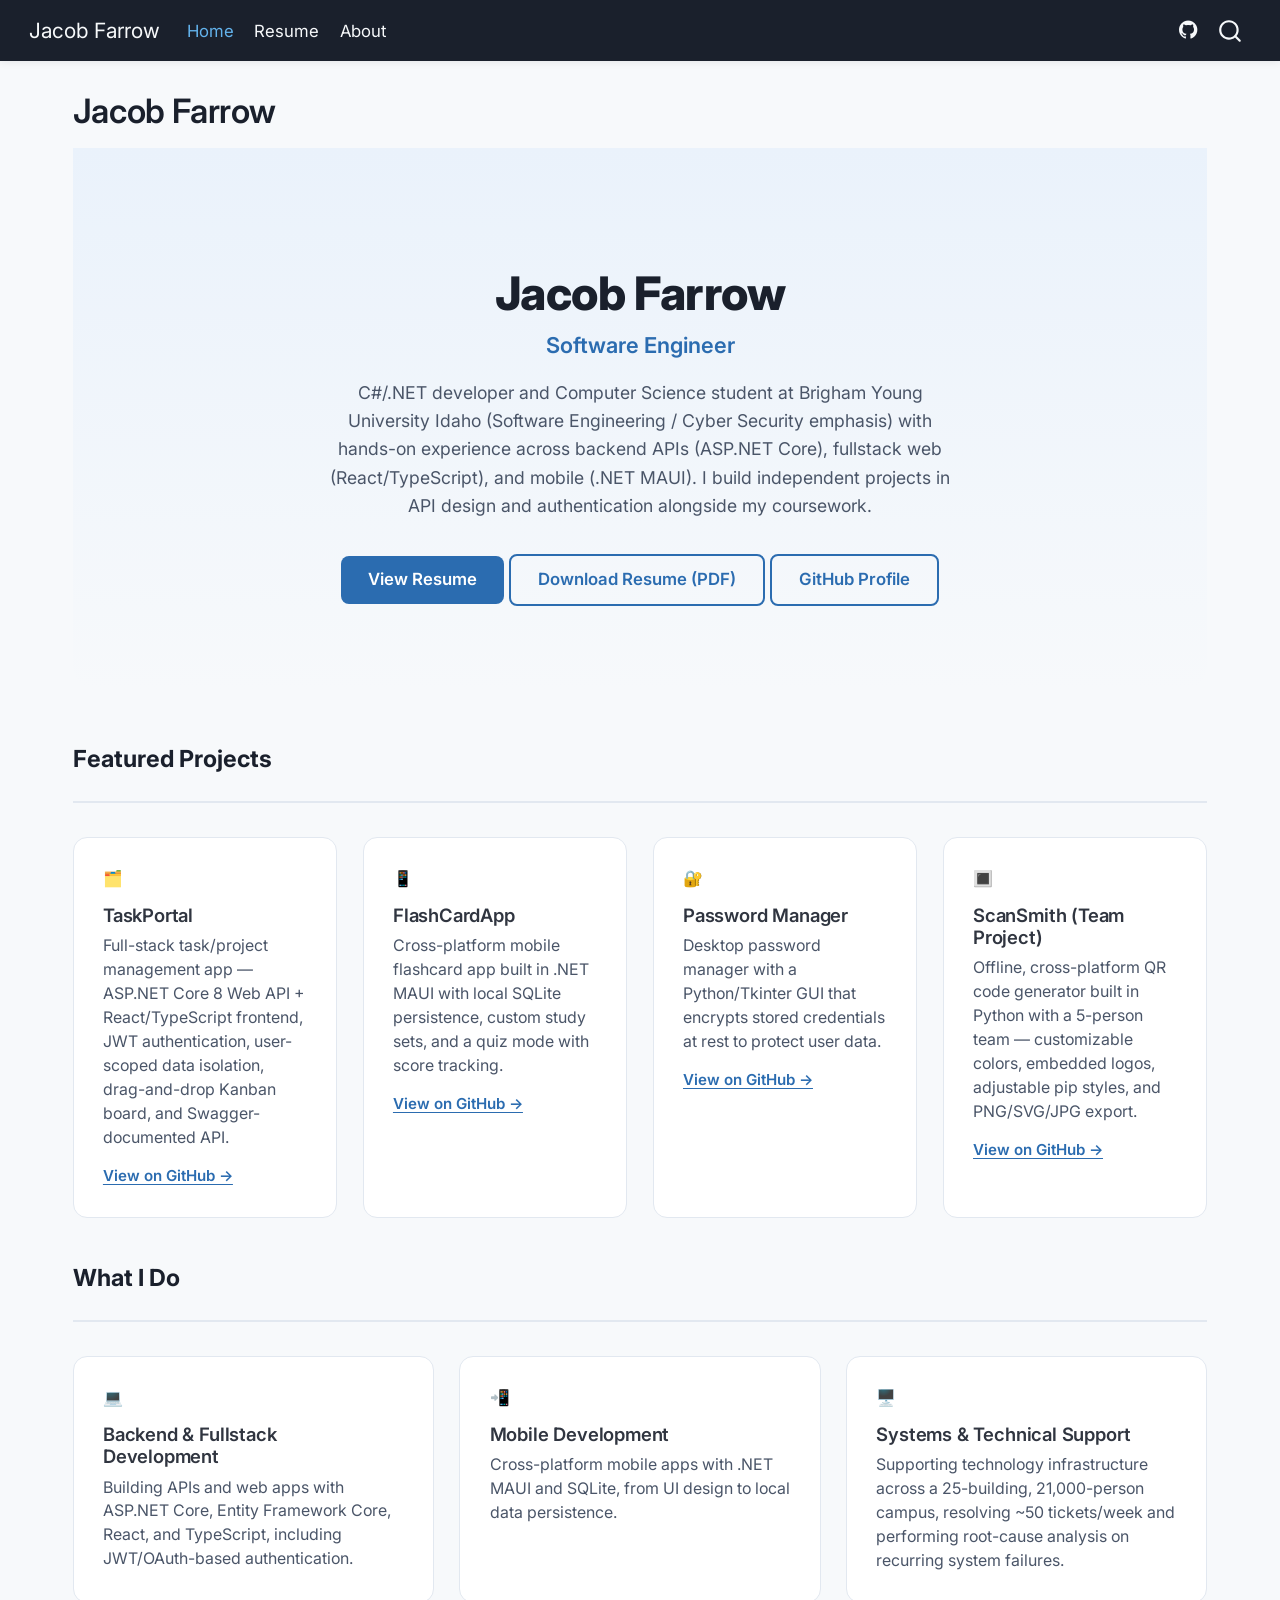
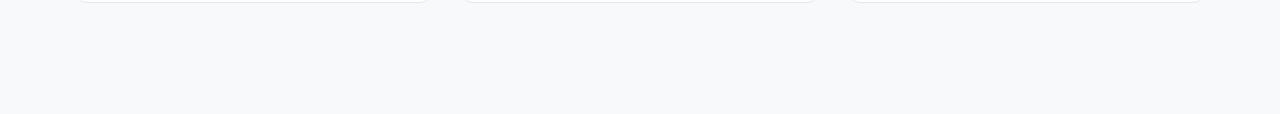
<file: docs/index.html>
<!DOCTYPE html>
<html xmlns="http://www.w3.org/1999/xhtml" lang="en" xml:lang="en"><head>

<meta charset="utf-8">
<meta name="generator" content="quarto-1.9.37">

<meta name="viewport" content="width=device-width, initial-scale=1.0, user-scalable=yes">


<title>Jacob Farrow</title>
<style>
/* Default styles provided by pandoc.
** See https://pandoc.org/MANUAL.html#variables-for-html for config info.
*/
code{white-space: pre-wrap;}
span.smallcaps{font-variant: small-caps;}
div.columns{display: flex; gap: min(4vw, 1.5em);}
div.column{flex: auto; overflow-x: auto;}
div.hanging-indent{margin-left: 1.5em; text-indent: -1.5em;}
ul.task-list{list-style: none;}
ul.task-list li input[type="checkbox"] {
  width: 0.8em;
  margin: 0 0.8em 0.2em -1em; /* quarto-specific, see https://github.com/quarto-dev/quarto-cli/issues/4556 */ 
  vertical-align: middle;
}
</style>


<script src="site_libs/quarto-nav/quarto-nav.js"></script>
<script src="site_libs/quarto-nav/headroom.min.js"></script>
<script src="site_libs/clipboard/clipboard.min.js"></script>
<script src="site_libs/quarto-search/autocomplete.umd.js"></script>
<script src="site_libs/quarto-search/fuse.min.js"></script>
<script src="site_libs/quarto-search/quarto-search.js"></script>
<meta name="quarto:offset" content="./">
<script src="site_libs/quarto-html/quarto.js" type="module"></script>
<script src="site_libs/quarto-html/tabsets/tabsets.js" type="module"></script>
<script src="site_libs/quarto-html/popper.min.js"></script>
<script src="site_libs/quarto-html/tippy.umd.min.js"></script>
<script src="site_libs/quarto-html/anchor.min.js"></script>
<link href="site_libs/quarto-html/tippy.css" rel="stylesheet">
<link href="site_libs/quarto-html/quarto-syntax-highlighting-7f8f88aac4f3542376d5c11b86a4c14d.css" rel="stylesheet" id="quarto-text-highlighting-styles">
<script src="site_libs/bootstrap/bootstrap.min.js"></script>
<link href="site_libs/bootstrap/bootstrap-icons.css" rel="stylesheet">
<link href="site_libs/bootstrap/bootstrap-09eb67c47b955c81b797ca7ebdc064ea.min.css" rel="stylesheet" append-hash="true" id="quarto-bootstrap" data-mode="light">
<script id="quarto-search-options" type="application/json">{
  "location": "navbar",
  "copy-button": false,
  "collapse-after": 3,
  "panel-placement": "end",
  "type": "overlay",
  "limit": 50,
  "keyboard-shortcut": [
    "f",
    "/",
    "s"
  ],
  "show-item-context": false,
  "language": {
    "search-no-results-text": "No results",
    "search-matching-documents-text": "matching documents",
    "search-copy-link-title": "Copy link to search",
    "search-hide-matches-text": "Hide additional matches",
    "search-more-match-text": "more match in this document",
    "search-more-matches-text": "more matches in this document",
    "search-clear-button-title": "Clear",
    "search-text-placeholder": "",
    "search-detached-cancel-button-title": "Cancel",
    "search-submit-button-title": "Submit",
    "search-label": "Search"
  }
}</script>


<link rel="stylesheet" href="styles.css">
</head>

<body class="nav-fixed quarto-light">

<div id="quarto-search-results"></div>
  <header id="quarto-header" class="headroom fixed-top">
    <nav class="navbar navbar-expand-lg " data-bs-theme="dark">
      <div class="navbar-container container-fluid">
      <div class="navbar-brand-container mx-auto">
    <a class="navbar-brand" href="./index.html">
    <span class="navbar-title">Jacob Farrow</span>
    </a>
  </div>
            <div id="quarto-search" class="" title="Search"></div>
          <button class="navbar-toggler" type="button" data-bs-toggle="collapse" data-bs-target="#navbarCollapse" aria-controls="navbarCollapse" role="menu" aria-expanded="false" aria-label="Toggle navigation" onclick="if (window.quartoToggleHeadroom) { window.quartoToggleHeadroom(); }">
  <span class="navbar-toggler-icon"></span>
</button>
          <div class="collapse navbar-collapse" id="navbarCollapse">
            <ul class="navbar-nav navbar-nav-scroll me-auto">
  <li class="nav-item">
    <a class="nav-link active" href="./index.html" aria-current="page"> 
<span class="menu-text">Home</span></a>
  </li>  
  <li class="nav-item">
    <a class="nav-link" href="./resume.html"> 
<span class="menu-text">Resume</span></a>
  </li>  
  <li class="nav-item">
    <a class="nav-link" href="./about.html"> 
<span class="menu-text">About</span></a>
  </li>  
</ul>
            <ul class="navbar-nav navbar-nav-scroll ms-auto">
  <li class="nav-item compact">
    <a class="nav-link" href="https://github.com/JacobFarrow"> <i class="bi bi-github" role="img" aria-label="GitHub">
</i> 
<span class="menu-text"></span></a>
  </li>  
</ul>
          </div> <!-- /navcollapse -->
            <div class="quarto-navbar-tools">
</div>
      </div> <!-- /container-fluid -->
    </nav>
</header>
<!-- content -->
<div id="quarto-content" class="quarto-container page-columns page-rows-contents page-layout-full page-navbar">
<!-- sidebar -->
<!-- margin-sidebar -->
    
<!-- main -->
<main class="content column-page" id="quarto-document-content">

<header id="title-block-header" class="quarto-title-block default">
<div class="quarto-title">
<h1 class="title">Jacob Farrow</h1>
</div>



<div class="quarto-title-meta column-page">

    
  
    
  </div>
  


</header>


<section id="jacob-farrow" class="level1 hero">
<h1>Jacob Farrow</h1>
<div class="hero-subtitle">
<p>Software Engineer</p>
</div>
<div class="hero-tagline">
<p>C#/.NET developer and Computer Science student at Brigham Young University Idaho (Software Engineering / Cyber Security emphasis) with hands-on experience across backend APIs (ASP.NET Core), fullstack web (React/TypeScript), and mobile (.NET MAUI). I build independent projects in API design and authentication alongside my coursework.</p>
</div>
<div class="hero-buttons">
<p><a href="./resume.html" class="btn-hero btn-hero-primary">View Resume</a> <a href="files/Jacob_Farrow_Resume.pdf" class="btn-hero btn-hero-outline" download="Jacob_Farrow_Resume.pdf">Download Resume (PDF)</a> <a href="https://github.com/JacobFarrow" class="btn-hero btn-hero-outline">GitHub Profile</a></p>
</div>
</section>
<div class="section-title">
<p>Featured Projects</p>
</div>
<div class="card-grid">
<div class="info-card">
<div class="icon">
<p>🗂️</p>
</div>
<section id="taskportal" class="level3">
<h3 class="anchored" data-anchor-id="taskportal">TaskPortal</h3>
<p>Full-stack task/project management app — ASP.NET Core 8 Web API + React/TypeScript frontend, JWT authentication, user-scoped data isolation, drag-and-drop Kanban board, and Swagger-documented API.</p>
<p><a href="https://github.com/JacobFarrow/Task-Management" class="card-link">View on GitHub →</a></p>
</section>
</div>
<div class="info-card">
<div class="icon">
<p>📱</p>
</div>
<section id="flashcardapp" class="level3">
<h3 class="anchored" data-anchor-id="flashcardapp">FlashCardApp</h3>
<p>Cross-platform mobile flashcard app built in .NET MAUI with local SQLite persistence, custom study sets, and a quiz mode with score tracking.</p>
<p><a href="https://github.com/JacobFarrow/FlashCardApp" class="card-link">View on GitHub →</a></p>
</section>
</div>
<div class="info-card">
<div class="icon">
<p>🔐</p>
</div>
<section id="password-manager" class="level3">
<h3 class="anchored" data-anchor-id="password-manager">Password Manager</h3>
<p>Desktop password manager with a Python/Tkinter GUI that encrypts stored credentials at rest to protect user data.</p>
<p><a href="https://github.com/JacobFarrow/Password_Manager" class="card-link">View on GitHub →</a></p>
</section>
</div>
<div class="info-card">
<div class="icon">
<p>🔳</p>
</div>
<section id="scansmith-team-project" class="level3">
<h3 class="anchored" data-anchor-id="scansmith-team-project">ScanSmith (Team Project)</h3>
<p>Offline, cross-platform QR code generator built in Python with a 5-person team — customizable colors, embedded logos, adjustable pip styles, and PNG/SVG/JPG export.</p>
<p><a href="https://github.com/masontuft/ScanSmith" class="card-link">View on GitHub →</a></p>
</section>
</div>
</div>
<div class="section-title">
<p>What I Do</p>
</div>
<div class="card-grid">
<div class="info-card">
<div class="icon">
<p>💻</p>
</div>
<section id="backend-fullstack-development" class="level3">
<h3 class="anchored" data-anchor-id="backend-fullstack-development">Backend &amp; Fullstack Development</h3>
<p>Building APIs and web apps with ASP.NET Core, Entity Framework Core, React, and TypeScript, including JWT/OAuth-based authentication.</p>
</section>
</div>
<div class="info-card">
<div class="icon">
<p>📲</p>
</div>
<section id="mobile-development" class="level3">
<h3 class="anchored" data-anchor-id="mobile-development">Mobile Development</h3>
<p>Cross-platform mobile apps with .NET MAUI and SQLite, from UI design to local data persistence.</p>
</section>
</div>
<div class="info-card">
<div class="icon">
<p>🖥️</p>
</div>
<section id="systems-technical-support" class="level3">
<h3 class="anchored" data-anchor-id="systems-technical-support">Systems &amp; Technical Support</h3>
<p>Supporting technology infrastructure across a 25-building, 21,000-person campus, resolving ~50 tickets/week and performing root-cause analysis on recurring system failures.</p>
</section>
</div>
</div>



</main> <!-- /main -->
<script id="quarto-html-after-body" type="application/javascript">
  window.document.addEventListener("DOMContentLoaded", function (event) {
    const icon = "";
    const anchorJS = new window.AnchorJS();
    anchorJS.options = {
      placement: 'right',
      icon: icon
    };
    anchorJS.add('.anchored');
    const isCodeAnnotation = (el) => {
      for (const clz of el.classList) {
        if (clz.startsWith('code-annotation-')) {                     
          return true;
        }
      }
      return false;
    }
    const onCopySuccess = function(e) {
      // button target
      const button = e.trigger;
      // don't keep focus
      button.blur();
      // flash "checked"
      button.classList.add('code-copy-button-checked');
      var currentTitle = button.getAttribute("title");
      button.setAttribute("title", "Copied!");
      let tooltip;
      if (window.bootstrap) {
        button.setAttribute("data-bs-toggle", "tooltip");
        button.setAttribute("data-bs-placement", "left");
        button.setAttribute("data-bs-title", "Copied!");
        tooltip = new bootstrap.Tooltip(button, 
          { trigger: "manual", 
            customClass: "code-copy-button-tooltip",
            offset: [0, -8]});
        tooltip.show();    
      }
      setTimeout(function() {
        if (tooltip) {
          tooltip.hide();
          button.removeAttribute("data-bs-title");
          button.removeAttribute("data-bs-toggle");
          button.removeAttribute("data-bs-placement");
        }
        button.setAttribute("title", currentTitle);
        button.classList.remove('code-copy-button-checked');
      }, 1000);
      // clear code selection
      e.clearSelection();
    }
    const getTextToCopy = function(trigger) {
      const outerScaffold = trigger.parentElement.cloneNode(true);
      const codeEl = outerScaffold.querySelector('code');
      for (const childEl of codeEl.children) {
        if (isCodeAnnotation(childEl)) {
          childEl.remove();
        }
      }
      return codeEl.innerText;
    }
    const clipboard = new window.ClipboardJS('.code-copy-button:not([data-in-quarto-modal])', {
      text: getTextToCopy
    });
    clipboard.on('success', onCopySuccess);
    if (window.document.getElementById('quarto-embedded-source-code-modal')) {
      const clipboardModal = new window.ClipboardJS('.code-copy-button[data-in-quarto-modal]', {
        text: getTextToCopy,
        container: window.document.getElementById('quarto-embedded-source-code-modal')
      });
      clipboardModal.on('success', onCopySuccess);
    }
      var localhostRegex = new RegExp(/^(?:http|https):\/\/localhost\:?[0-9]*\//);
      var mailtoRegex = new RegExp(/^mailto:/);
        var filterRegex = new RegExp('/' + window.location.host + '/');
      var isInternal = (href) => {
          return filterRegex.test(href) || localhostRegex.test(href) || mailtoRegex.test(href);
      }
      // Inspect non-navigation links and adorn them if external
     var links = window.document.querySelectorAll('a[href]:not(.nav-link):not(.navbar-brand):not(.toc-action):not(.sidebar-link):not(.sidebar-item-toggle):not(.pagination-link):not(.no-external):not([aria-hidden]):not(.dropdown-item):not(.quarto-navigation-tool):not(.about-link)');
      for (var i=0; i<links.length; i++) {
        const link = links[i];
        if (!isInternal(link.href)) {
          // undo the damage that might have been done by quarto-nav.js in the case of
          // links that we want to consider external
          if (link.dataset.originalHref !== undefined) {
            link.href = link.dataset.originalHref;
          }
        }
      }
    function tippyHover(el, contentFn, onTriggerFn, onUntriggerFn) {
      const config = {
        allowHTML: true,
        maxWidth: 500,
        delay: 100,
        arrow: false,
        appendTo: function(el) {
            return el.parentElement;
        },
        interactive: true,
        interactiveBorder: 10,
        theme: 'quarto',
        placement: 'bottom-start',
      };
      if (contentFn) {
        config.content = contentFn;
      }
      if (onTriggerFn) {
        config.onTrigger = onTriggerFn;
      }
      if (onUntriggerFn) {
        config.onUntrigger = onUntriggerFn;
      }
      window.tippy(el, config); 
    }
    const noterefs = window.document.querySelectorAll('a[role="doc-noteref"]');
    for (var i=0; i<noterefs.length; i++) {
      const ref = noterefs[i];
      tippyHover(ref, function() {
        // use id or data attribute instead here
        let href = ref.getAttribute('data-footnote-href') || ref.getAttribute('href');
        try { href = new URL(href).hash; } catch {}
        const id = href.replace(/^#\/?/, "");
        const note = window.document.getElementById(id);
        if (note) {
          return note.innerHTML;
        } else {
          return "";
        }
      });
    }
    const xrefs = window.document.querySelectorAll('a.quarto-xref');
    const processXRef = (id, note) => {
      // Strip column container classes
      const stripColumnClz = (el) => {
        el.classList.remove("page-full", "page-columns");
        if (el.children) {
          for (const child of el.children) {
            stripColumnClz(child);
          }
        }
      }
      stripColumnClz(note)
      if (id === null || id.startsWith('sec-')) {
        // Special case sections, only their first couple elements
        const container = document.createElement("div");
        if (note.children && note.children.length > 2) {
          container.appendChild(note.children[0].cloneNode(true));
          for (let i = 1; i < note.children.length; i++) {
            const child = note.children[i];
            if (child.tagName === "P" && child.innerText === "") {
              continue;
            } else {
              container.appendChild(child.cloneNode(true));
              break;
            }
          }
          if (window.Quarto?.typesetMath) {
            window.Quarto.typesetMath(container);
          }
          return container.innerHTML
        } else {
          if (window.Quarto?.typesetMath) {
            window.Quarto.typesetMath(note);
          }
          return note.innerHTML;
        }
      } else {
        // Remove any anchor links if they are present
        const anchorLink = note.querySelector('a.anchorjs-link');
        if (anchorLink) {
          anchorLink.remove();
        }
        if (window.Quarto?.typesetMath) {
          window.Quarto.typesetMath(note);
        }
        if (note.classList.contains("callout")) {
          return note.outerHTML;
        } else {
          return note.innerHTML;
        }
      }
    }
    for (var i=0; i<xrefs.length; i++) {
      const xref = xrefs[i];
      tippyHover(xref, undefined, function(instance) {
        instance.disable();
        let url = xref.getAttribute('href');
        let hash = undefined; 
        if (url.startsWith('#')) {
          hash = url;
        } else {
          try { hash = new URL(url).hash; } catch {}
        }
        if (hash) {
          const id = hash.replace(/^#\/?/, "");
          const note = window.document.getElementById(id);
          if (note !== null) {
            try {
              const html = processXRef(id, note.cloneNode(true));
              instance.setContent(html);
            } finally {
              instance.enable();
              instance.show();
            }
          } else {
            // See if we can fetch this
            fetch(url.split('#')[0])
            .then(res => res.text())
            .then(html => {
              const parser = new DOMParser();
              const htmlDoc = parser.parseFromString(html, "text/html");
              const note = htmlDoc.getElementById(id);
              if (note !== null) {
                const html = processXRef(id, note);
                instance.setContent(html);
              } 
            }).finally(() => {
              instance.enable();
              instance.show();
            });
          }
        } else {
          // See if we can fetch a full url (with no hash to target)
          // This is a special case and we should probably do some content thinning / targeting
          fetch(url)
          .then(res => res.text())
          .then(html => {
            const parser = new DOMParser();
            const htmlDoc = parser.parseFromString(html, "text/html");
            const note = htmlDoc.querySelector('main.content');
            if (note !== null) {
              // This should only happen for chapter cross references
              // (since there is no id in the URL)
              // remove the first header
              if (note.children.length > 0 && note.children[0].tagName === "HEADER") {
                note.children[0].remove();
              }
              const html = processXRef(null, note);
              instance.setContent(html);
            } 
          }).finally(() => {
            instance.enable();
            instance.show();
          });
        }
      }, function(instance) {
      });
    }
        let selectedAnnoteEl;
        const selectorForAnnotation = ( cell, annotation) => {
          let cellAttr = 'data-code-cell="' + cell + '"';
          let lineAttr = 'data-code-annotation="' +  annotation + '"';
          const selector = 'span[' + cellAttr + '][' + lineAttr + ']';
          return selector;
        }
        const selectCodeLines = (annoteEl) => {
          const doc = window.document;
          const targetCell = annoteEl.getAttribute("data-target-cell");
          const targetAnnotation = annoteEl.getAttribute("data-target-annotation");
          const annoteSpan = window.document.querySelector(selectorForAnnotation(targetCell, targetAnnotation));
          const lines = annoteSpan.getAttribute("data-code-lines").split(",");
          const lineIds = lines.map((line) => {
            return targetCell + "-" + line;
          })
          let top = null;
          let height = null;
          let parent = null;
          if (lineIds.length > 0) {
              //compute the position of the single el (top and bottom and make a div)
              const el = window.document.getElementById(lineIds[0]);
              top = el.offsetTop;
              height = el.offsetHeight;
              parent = el.parentElement.parentElement;
            if (lineIds.length > 1) {
              const lastEl = window.document.getElementById(lineIds[lineIds.length - 1]);
              const bottom = lastEl.offsetTop + lastEl.offsetHeight;
              height = bottom - top;
            }
            if (top !== null && height !== null && parent !== null) {
              // cook up a div (if necessary) and position it 
              let div = window.document.getElementById("code-annotation-line-highlight");
              if (div === null) {
                div = window.document.createElement("div");
                div.setAttribute("id", "code-annotation-line-highlight");
                div.style.position = 'absolute';
                parent.appendChild(div);
              }
              div.style.top = top - 2 + "px";
              div.style.height = height + 4 + "px";
              div.style.left = 0;
              let gutterDiv = window.document.getElementById("code-annotation-line-highlight-gutter");
              if (gutterDiv === null) {
                gutterDiv = window.document.createElement("div");
                gutterDiv.setAttribute("id", "code-annotation-line-highlight-gutter");
                gutterDiv.style.position = 'absolute';
                const codeCell = window.document.getElementById(targetCell);
                const gutter = codeCell.querySelector('.code-annotation-gutter');
                gutter.appendChild(gutterDiv);
              }
              gutterDiv.style.top = top - 2 + "px";
              gutterDiv.style.height = height + 4 + "px";
            }
            selectedAnnoteEl = annoteEl;
          }
        };
        const unselectCodeLines = () => {
          const elementsIds = ["code-annotation-line-highlight", "code-annotation-line-highlight-gutter"];
          elementsIds.forEach((elId) => {
            const div = window.document.getElementById(elId);
            if (div) {
              div.remove();
            }
          });
          selectedAnnoteEl = undefined;
        };
          // Handle positioning of the toggle
      window.addEventListener(
        "resize",
        throttle(() => {
          elRect = undefined;
          if (selectedAnnoteEl) {
            selectCodeLines(selectedAnnoteEl);
          }
        }, 10)
      );
      function throttle(fn, ms) {
      let throttle = false;
      let timer;
        return (...args) => {
          if(!throttle) { // first call gets through
              fn.apply(this, args);
              throttle = true;
          } else { // all the others get throttled
              if(timer) clearTimeout(timer); // cancel #2
              timer = setTimeout(() => {
                fn.apply(this, args);
                timer = throttle = false;
              }, ms);
          }
        };
      }
        // Attach click handler to the DT
        const annoteDls = window.document.querySelectorAll('dt[data-target-cell]');
        for (const annoteDlNode of annoteDls) {
          annoteDlNode.addEventListener('click', (event) => {
            const clickedEl = event.target;
            if (clickedEl !== selectedAnnoteEl) {
              unselectCodeLines();
              const activeEl = window.document.querySelector('dt[data-target-cell].code-annotation-active');
              if (activeEl) {
                activeEl.classList.remove('code-annotation-active');
              }
              selectCodeLines(clickedEl);
              clickedEl.classList.add('code-annotation-active');
            } else {
              // Unselect the line
              unselectCodeLines();
              clickedEl.classList.remove('code-annotation-active');
            }
          });
        }
    const findCites = (el) => {
      const parentEl = el.parentElement;
      if (parentEl) {
        const cites = parentEl.dataset.cites;
        if (cites) {
          return {
            el,
            cites: cites.split(' ')
          };
        } else {
          return findCites(el.parentElement)
        }
      } else {
        return undefined;
      }
    };
    var bibliorefs = window.document.querySelectorAll('a[role="doc-biblioref"]');
    for (var i=0; i<bibliorefs.length; i++) {
      const ref = bibliorefs[i];
      const citeInfo = findCites(ref);
      if (citeInfo) {
        tippyHover(citeInfo.el, function() {
          var popup = window.document.createElement('div');
          citeInfo.cites.forEach(function(cite) {
            var citeDiv = window.document.createElement('div');
            citeDiv.classList.add('hanging-indent');
            citeDiv.classList.add('csl-entry');
            var biblioDiv = window.document.getElementById('ref-' + cite);
            if (biblioDiv) {
              citeDiv.innerHTML = biblioDiv.innerHTML;
            }
            popup.appendChild(citeDiv);
          });
          return popup.innerHTML;
        });
      }
    }
  });
  </script>
</div> <!-- /content -->




</body></html>
</file>
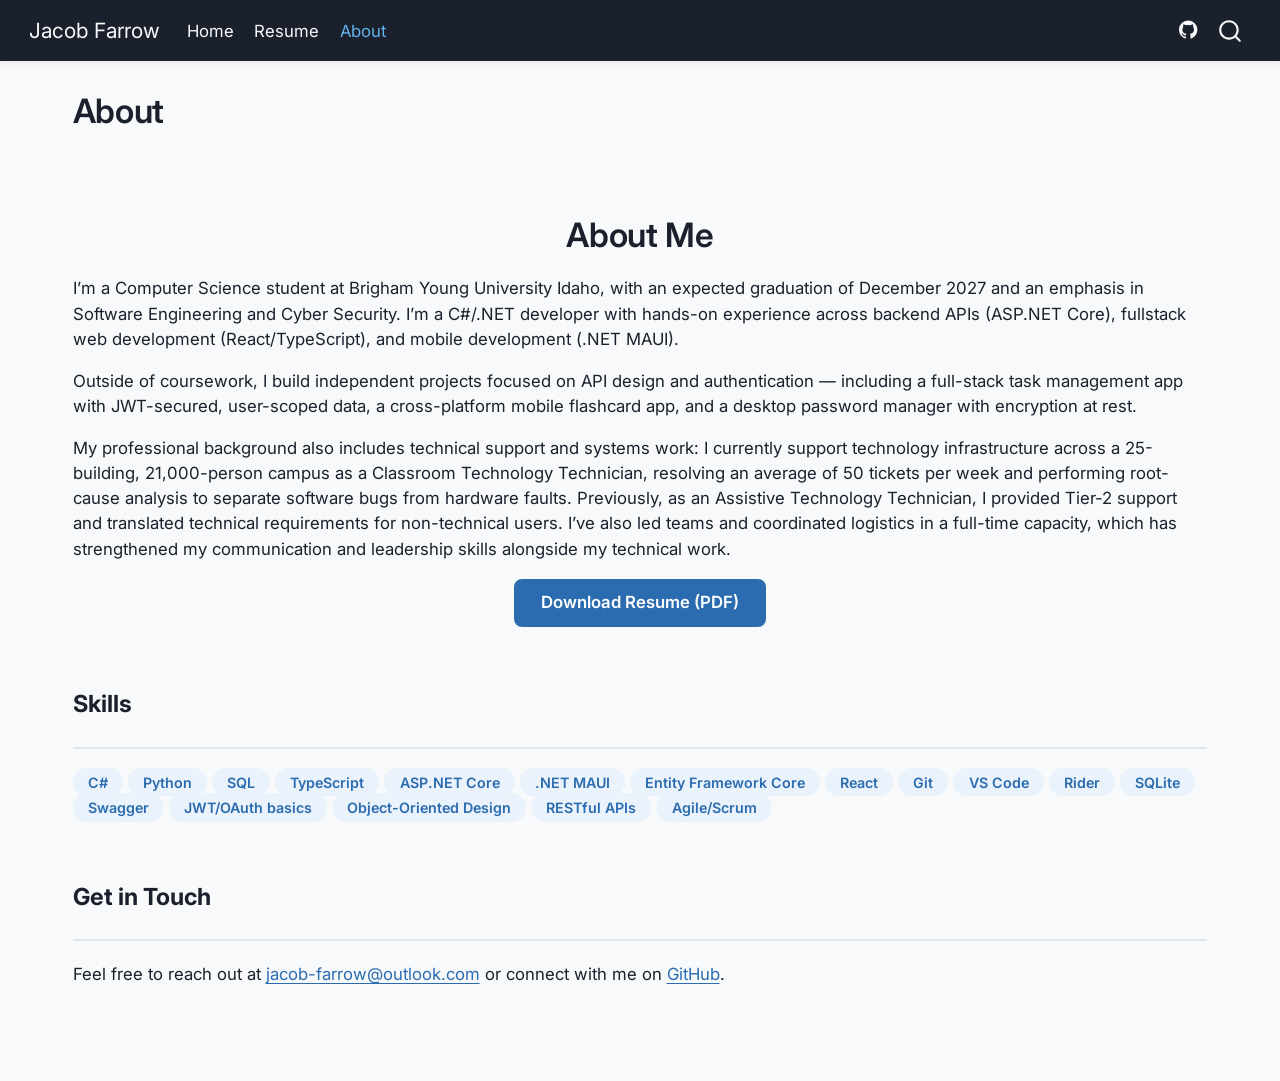
<file: docs/about.html>
<!DOCTYPE html>
<html xmlns="http://www.w3.org/1999/xhtml" lang="en" xml:lang="en"><head>

<meta charset="utf-8">
<meta name="generator" content="quarto-1.9.37">

<meta name="viewport" content="width=device-width, initial-scale=1.0, user-scalable=yes">


<title>About – Jacob Farrow</title>
<style>
/* Default styles provided by pandoc.
** See https://pandoc.org/MANUAL.html#variables-for-html for config info.
*/
code{white-space: pre-wrap;}
span.smallcaps{font-variant: small-caps;}
div.columns{display: flex; gap: min(4vw, 1.5em);}
div.column{flex: auto; overflow-x: auto;}
div.hanging-indent{margin-left: 1.5em; text-indent: -1.5em;}
ul.task-list{list-style: none;}
ul.task-list li input[type="checkbox"] {
  width: 0.8em;
  margin: 0 0.8em 0.2em -1em; /* quarto-specific, see https://github.com/quarto-dev/quarto-cli/issues/4556 */ 
  vertical-align: middle;
}
</style>


<script src="site_libs/quarto-nav/quarto-nav.js"></script>
<script src="site_libs/quarto-nav/headroom.min.js"></script>
<script src="site_libs/clipboard/clipboard.min.js"></script>
<script src="site_libs/quarto-search/autocomplete.umd.js"></script>
<script src="site_libs/quarto-search/fuse.min.js"></script>
<script src="site_libs/quarto-search/quarto-search.js"></script>
<meta name="quarto:offset" content="./">
<script src="site_libs/quarto-html/quarto.js" type="module"></script>
<script src="site_libs/quarto-html/tabsets/tabsets.js" type="module"></script>
<script src="site_libs/quarto-html/popper.min.js"></script>
<script src="site_libs/quarto-html/tippy.umd.min.js"></script>
<script src="site_libs/quarto-html/anchor.min.js"></script>
<link href="site_libs/quarto-html/tippy.css" rel="stylesheet">
<link href="site_libs/quarto-html/quarto-syntax-highlighting-7f8f88aac4f3542376d5c11b86a4c14d.css" rel="stylesheet" id="quarto-text-highlighting-styles">
<script src="site_libs/bootstrap/bootstrap.min.js"></script>
<link href="site_libs/bootstrap/bootstrap-icons.css" rel="stylesheet">
<link href="site_libs/bootstrap/bootstrap-09eb67c47b955c81b797ca7ebdc064ea.min.css" rel="stylesheet" append-hash="true" id="quarto-bootstrap" data-mode="light">
<script id="quarto-search-options" type="application/json">{
  "location": "navbar",
  "copy-button": false,
  "collapse-after": 3,
  "panel-placement": "end",
  "type": "overlay",
  "limit": 50,
  "keyboard-shortcut": [
    "f",
    "/",
    "s"
  ],
  "show-item-context": false,
  "language": {
    "search-no-results-text": "No results",
    "search-matching-documents-text": "matching documents",
    "search-copy-link-title": "Copy link to search",
    "search-hide-matches-text": "Hide additional matches",
    "search-more-match-text": "more match in this document",
    "search-more-matches-text": "more matches in this document",
    "search-clear-button-title": "Clear",
    "search-text-placeholder": "",
    "search-detached-cancel-button-title": "Cancel",
    "search-submit-button-title": "Submit",
    "search-label": "Search"
  }
}</script>


<link rel="stylesheet" href="styles.css">
</head>

<body class="nav-fixed quarto-light">

<div id="quarto-search-results"></div>
  <header id="quarto-header" class="headroom fixed-top">
    <nav class="navbar navbar-expand-lg " data-bs-theme="dark">
      <div class="navbar-container container-fluid">
      <div class="navbar-brand-container mx-auto">
    <a class="navbar-brand" href="./index.html">
    <span class="navbar-title">Jacob Farrow</span>
    </a>
  </div>
            <div id="quarto-search" class="" title="Search"></div>
          <button class="navbar-toggler" type="button" data-bs-toggle="collapse" data-bs-target="#navbarCollapse" aria-controls="navbarCollapse" role="menu" aria-expanded="false" aria-label="Toggle navigation" onclick="if (window.quartoToggleHeadroom) { window.quartoToggleHeadroom(); }">
  <span class="navbar-toggler-icon"></span>
</button>
          <div class="collapse navbar-collapse" id="navbarCollapse">
            <ul class="navbar-nav navbar-nav-scroll me-auto">
  <li class="nav-item">
    <a class="nav-link" href="./index.html"> 
<span class="menu-text">Home</span></a>
  </li>  
  <li class="nav-item">
    <a class="nav-link" href="./resume.html"> 
<span class="menu-text">Resume</span></a>
  </li>  
  <li class="nav-item">
    <a class="nav-link active" href="./about.html" aria-current="page"> 
<span class="menu-text">About</span></a>
  </li>  
</ul>
            <ul class="navbar-nav navbar-nav-scroll ms-auto">
  <li class="nav-item compact">
    <a class="nav-link" href="https://github.com/JacobFarrow"> <i class="bi bi-github" role="img" aria-label="GitHub">
</i> 
<span class="menu-text"></span></a>
  </li>  
</ul>
          </div> <!-- /navcollapse -->
            <div class="quarto-navbar-tools">
</div>
      </div> <!-- /container-fluid -->
    </nav>
</header>
<!-- content -->
<div id="quarto-content" class="quarto-container page-columns page-rows-contents page-layout-full page-navbar">
<!-- sidebar -->
<!-- margin-sidebar -->
    
<!-- main -->
<main class="content column-page" id="quarto-document-content">

<header id="title-block-header" class="quarto-title-block default">
<div class="quarto-title">
<h1 class="title">About</h1>
</div>



<div class="quarto-title-meta column-page">

    
  
    
  </div>
  


</header>


<section id="about-me" class="level1 resume-header">
<h1>About Me</h1>
</section>
<p>I’m a Computer Science student at Brigham Young University Idaho, with an expected graduation of December 2027 and an emphasis in Software Engineering and Cyber Security. I’m a C#/.NET developer with hands-on experience across backend APIs (ASP.NET Core), fullstack web development (React/TypeScript), and mobile development (.NET MAUI).</p>
<p>Outside of coursework, I build independent projects focused on API design and authentication — including a full-stack task management app with JWT-secured, user-scoped data, a cross-platform mobile flashcard app, and a desktop password manager with encryption at rest.</p>
<p>My professional background also includes technical support and systems work: I currently support technology infrastructure across a 25-building, 21,000-person campus as a Classroom Technology Technician, resolving an average of 50 tickets per week and performing root-cause analysis to separate software bugs from hardware faults. Previously, as an Assistive Technology Technician, I provided Tier-2 support and translated technical requirements for non-technical users. I’ve also led teams and coordinated logistics in a full-time capacity, which has strengthened my communication and leadership skills alongside my technical work.</p>
<div class="hero-buttons">
<p><a href="files/Jacob_Farrow_Resume.pdf" class="btn-hero btn-hero-primary" download="Jacob_Farrow_Resume.pdf">Download Resume (PDF)</a></p>
</div>
<div class="section-title">
<p>Skills</p>
</div>
<div class="badge-row">
<p><span class="skill-badge">C#</span> <span class="skill-badge">Python</span> <span class="skill-badge">SQL</span> <span class="skill-badge">TypeScript</span> <span class="skill-badge">ASP.NET Core</span> <span class="skill-badge">.NET MAUI</span> <span class="skill-badge">Entity Framework Core</span> <span class="skill-badge">React</span> <span class="skill-badge">Git</span> <span class="skill-badge">VS Code</span> <span class="skill-badge">Rider</span> <span class="skill-badge">SQLite</span> <span class="skill-badge">Swagger</span> <span class="skill-badge">JWT/OAuth basics</span> <span class="skill-badge">Object-Oriented Design</span> <span class="skill-badge">RESTful APIs</span> <span class="skill-badge">Agile/Scrum</span></p>
</div>
<div class="section-title">
<p>Get in Touch</p>
</div>
<p>Feel free to reach out at <a href="mailto:jacob-farrow@outlook.com">jacob-farrow@outlook.com</a> or connect with me on <a href="https://github.com/JacobFarrow">GitHub</a>.</p>



</main> <!-- /main -->
<script id="quarto-html-after-body" type="application/javascript">
  window.document.addEventListener("DOMContentLoaded", function (event) {
    const icon = "";
    const anchorJS = new window.AnchorJS();
    anchorJS.options = {
      placement: 'right',
      icon: icon
    };
    anchorJS.add('.anchored');
    const isCodeAnnotation = (el) => {
      for (const clz of el.classList) {
        if (clz.startsWith('code-annotation-')) {                     
          return true;
        }
      }
      return false;
    }
    const onCopySuccess = function(e) {
      // button target
      const button = e.trigger;
      // don't keep focus
      button.blur();
      // flash "checked"
      button.classList.add('code-copy-button-checked');
      var currentTitle = button.getAttribute("title");
      button.setAttribute("title", "Copied!");
      let tooltip;
      if (window.bootstrap) {
        button.setAttribute("data-bs-toggle", "tooltip");
        button.setAttribute("data-bs-placement", "left");
        button.setAttribute("data-bs-title", "Copied!");
        tooltip = new bootstrap.Tooltip(button, 
          { trigger: "manual", 
            customClass: "code-copy-button-tooltip",
            offset: [0, -8]});
        tooltip.show();    
      }
      setTimeout(function() {
        if (tooltip) {
          tooltip.hide();
          button.removeAttribute("data-bs-title");
          button.removeAttribute("data-bs-toggle");
          button.removeAttribute("data-bs-placement");
        }
        button.setAttribute("title", currentTitle);
        button.classList.remove('code-copy-button-checked');
      }, 1000);
      // clear code selection
      e.clearSelection();
    }
    const getTextToCopy = function(trigger) {
      const outerScaffold = trigger.parentElement.cloneNode(true);
      const codeEl = outerScaffold.querySelector('code');
      for (const childEl of codeEl.children) {
        if (isCodeAnnotation(childEl)) {
          childEl.remove();
        }
      }
      return codeEl.innerText;
    }
    const clipboard = new window.ClipboardJS('.code-copy-button:not([data-in-quarto-modal])', {
      text: getTextToCopy
    });
    clipboard.on('success', onCopySuccess);
    if (window.document.getElementById('quarto-embedded-source-code-modal')) {
      const clipboardModal = new window.ClipboardJS('.code-copy-button[data-in-quarto-modal]', {
        text: getTextToCopy,
        container: window.document.getElementById('quarto-embedded-source-code-modal')
      });
      clipboardModal.on('success', onCopySuccess);
    }
      var localhostRegex = new RegExp(/^(?:http|https):\/\/localhost\:?[0-9]*\//);
      var mailtoRegex = new RegExp(/^mailto:/);
        var filterRegex = new RegExp('/' + window.location.host + '/');
      var isInternal = (href) => {
          return filterRegex.test(href) || localhostRegex.test(href) || mailtoRegex.test(href);
      }
      // Inspect non-navigation links and adorn them if external
     var links = window.document.querySelectorAll('a[href]:not(.nav-link):not(.navbar-brand):not(.toc-action):not(.sidebar-link):not(.sidebar-item-toggle):not(.pagination-link):not(.no-external):not([aria-hidden]):not(.dropdown-item):not(.quarto-navigation-tool):not(.about-link)');
      for (var i=0; i<links.length; i++) {
        const link = links[i];
        if (!isInternal(link.href)) {
          // undo the damage that might have been done by quarto-nav.js in the case of
          // links that we want to consider external
          if (link.dataset.originalHref !== undefined) {
            link.href = link.dataset.originalHref;
          }
        }
      }
    function tippyHover(el, contentFn, onTriggerFn, onUntriggerFn) {
      const config = {
        allowHTML: true,
        maxWidth: 500,
        delay: 100,
        arrow: false,
        appendTo: function(el) {
            return el.parentElement;
        },
        interactive: true,
        interactiveBorder: 10,
        theme: 'quarto',
        placement: 'bottom-start',
      };
      if (contentFn) {
        config.content = contentFn;
      }
      if (onTriggerFn) {
        config.onTrigger = onTriggerFn;
      }
      if (onUntriggerFn) {
        config.onUntrigger = onUntriggerFn;
      }
      window.tippy(el, config); 
    }
    const noterefs = window.document.querySelectorAll('a[role="doc-noteref"]');
    for (var i=0; i<noterefs.length; i++) {
      const ref = noterefs[i];
      tippyHover(ref, function() {
        // use id or data attribute instead here
        let href = ref.getAttribute('data-footnote-href') || ref.getAttribute('href');
        try { href = new URL(href).hash; } catch {}
        const id = href.replace(/^#\/?/, "");
        const note = window.document.getElementById(id);
        if (note) {
          return note.innerHTML;
        } else {
          return "";
        }
      });
    }
    const xrefs = window.document.querySelectorAll('a.quarto-xref');
    const processXRef = (id, note) => {
      // Strip column container classes
      const stripColumnClz = (el) => {
        el.classList.remove("page-full", "page-columns");
        if (el.children) {
          for (const child of el.children) {
            stripColumnClz(child);
          }
        }
      }
      stripColumnClz(note)
      if (id === null || id.startsWith('sec-')) {
        // Special case sections, only their first couple elements
        const container = document.createElement("div");
        if (note.children && note.children.length > 2) {
          container.appendChild(note.children[0].cloneNode(true));
          for (let i = 1; i < note.children.length; i++) {
            const child = note.children[i];
            if (child.tagName === "P" && child.innerText === "") {
              continue;
            } else {
              container.appendChild(child.cloneNode(true));
              break;
            }
          }
          if (window.Quarto?.typesetMath) {
            window.Quarto.typesetMath(container);
          }
          return container.innerHTML
        } else {
          if (window.Quarto?.typesetMath) {
            window.Quarto.typesetMath(note);
          }
          return note.innerHTML;
        }
      } else {
        // Remove any anchor links if they are present
        const anchorLink = note.querySelector('a.anchorjs-link');
        if (anchorLink) {
          anchorLink.remove();
        }
        if (window.Quarto?.typesetMath) {
          window.Quarto.typesetMath(note);
        }
        if (note.classList.contains("callout")) {
          return note.outerHTML;
        } else {
          return note.innerHTML;
        }
      }
    }
    for (var i=0; i<xrefs.length; i++) {
      const xref = xrefs[i];
      tippyHover(xref, undefined, function(instance) {
        instance.disable();
        let url = xref.getAttribute('href');
        let hash = undefined; 
        if (url.startsWith('#')) {
          hash = url;
        } else {
          try { hash = new URL(url).hash; } catch {}
        }
        if (hash) {
          const id = hash.replace(/^#\/?/, "");
          const note = window.document.getElementById(id);
          if (note !== null) {
            try {
              const html = processXRef(id, note.cloneNode(true));
              instance.setContent(html);
            } finally {
              instance.enable();
              instance.show();
            }
          } else {
            // See if we can fetch this
            fetch(url.split('#')[0])
            .then(res => res.text())
            .then(html => {
              const parser = new DOMParser();
              const htmlDoc = parser.parseFromString(html, "text/html");
              const note = htmlDoc.getElementById(id);
              if (note !== null) {
                const html = processXRef(id, note);
                instance.setContent(html);
              } 
            }).finally(() => {
              instance.enable();
              instance.show();
            });
          }
        } else {
          // See if we can fetch a full url (with no hash to target)
          // This is a special case and we should probably do some content thinning / targeting
          fetch(url)
          .then(res => res.text())
          .then(html => {
            const parser = new DOMParser();
            const htmlDoc = parser.parseFromString(html, "text/html");
            const note = htmlDoc.querySelector('main.content');
            if (note !== null) {
              // This should only happen for chapter cross references
              // (since there is no id in the URL)
              // remove the first header
              if (note.children.length > 0 && note.children[0].tagName === "HEADER") {
                note.children[0].remove();
              }
              const html = processXRef(null, note);
              instance.setContent(html);
            } 
          }).finally(() => {
            instance.enable();
            instance.show();
          });
        }
      }, function(instance) {
      });
    }
        let selectedAnnoteEl;
        const selectorForAnnotation = ( cell, annotation) => {
          let cellAttr = 'data-code-cell="' + cell + '"';
          let lineAttr = 'data-code-annotation="' +  annotation + '"';
          const selector = 'span[' + cellAttr + '][' + lineAttr + ']';
          return selector;
        }
        const selectCodeLines = (annoteEl) => {
          const doc = window.document;
          const targetCell = annoteEl.getAttribute("data-target-cell");
          const targetAnnotation = annoteEl.getAttribute("data-target-annotation");
          const annoteSpan = window.document.querySelector(selectorForAnnotation(targetCell, targetAnnotation));
          const lines = annoteSpan.getAttribute("data-code-lines").split(",");
          const lineIds = lines.map((line) => {
            return targetCell + "-" + line;
          })
          let top = null;
          let height = null;
          let parent = null;
          if (lineIds.length > 0) {
              //compute the position of the single el (top and bottom and make a div)
              const el = window.document.getElementById(lineIds[0]);
              top = el.offsetTop;
              height = el.offsetHeight;
              parent = el.parentElement.parentElement;
            if (lineIds.length > 1) {
              const lastEl = window.document.getElementById(lineIds[lineIds.length - 1]);
              const bottom = lastEl.offsetTop + lastEl.offsetHeight;
              height = bottom - top;
            }
            if (top !== null && height !== null && parent !== null) {
              // cook up a div (if necessary) and position it 
              let div = window.document.getElementById("code-annotation-line-highlight");
              if (div === null) {
                div = window.document.createElement("div");
                div.setAttribute("id", "code-annotation-line-highlight");
                div.style.position = 'absolute';
                parent.appendChild(div);
              }
              div.style.top = top - 2 + "px";
              div.style.height = height + 4 + "px";
              div.style.left = 0;
              let gutterDiv = window.document.getElementById("code-annotation-line-highlight-gutter");
              if (gutterDiv === null) {
                gutterDiv = window.document.createElement("div");
                gutterDiv.setAttribute("id", "code-annotation-line-highlight-gutter");
                gutterDiv.style.position = 'absolute';
                const codeCell = window.document.getElementById(targetCell);
                const gutter = codeCell.querySelector('.code-annotation-gutter');
                gutter.appendChild(gutterDiv);
              }
              gutterDiv.style.top = top - 2 + "px";
              gutterDiv.style.height = height + 4 + "px";
            }
            selectedAnnoteEl = annoteEl;
          }
        };
        const unselectCodeLines = () => {
          const elementsIds = ["code-annotation-line-highlight", "code-annotation-line-highlight-gutter"];
          elementsIds.forEach((elId) => {
            const div = window.document.getElementById(elId);
            if (div) {
              div.remove();
            }
          });
          selectedAnnoteEl = undefined;
        };
          // Handle positioning of the toggle
      window.addEventListener(
        "resize",
        throttle(() => {
          elRect = undefined;
          if (selectedAnnoteEl) {
            selectCodeLines(selectedAnnoteEl);
          }
        }, 10)
      );
      function throttle(fn, ms) {
      let throttle = false;
      let timer;
        return (...args) => {
          if(!throttle) { // first call gets through
              fn.apply(this, args);
              throttle = true;
          } else { // all the others get throttled
              if(timer) clearTimeout(timer); // cancel #2
              timer = setTimeout(() => {
                fn.apply(this, args);
                timer = throttle = false;
              }, ms);
          }
        };
      }
        // Attach click handler to the DT
        const annoteDls = window.document.querySelectorAll('dt[data-target-cell]');
        for (const annoteDlNode of annoteDls) {
          annoteDlNode.addEventListener('click', (event) => {
            const clickedEl = event.target;
            if (clickedEl !== selectedAnnoteEl) {
              unselectCodeLines();
              const activeEl = window.document.querySelector('dt[data-target-cell].code-annotation-active');
              if (activeEl) {
                activeEl.classList.remove('code-annotation-active');
              }
              selectCodeLines(clickedEl);
              clickedEl.classList.add('code-annotation-active');
            } else {
              // Unselect the line
              unselectCodeLines();
              clickedEl.classList.remove('code-annotation-active');
            }
          });
        }
    const findCites = (el) => {
      const parentEl = el.parentElement;
      if (parentEl) {
        const cites = parentEl.dataset.cites;
        if (cites) {
          return {
            el,
            cites: cites.split(' ')
          };
        } else {
          return findCites(el.parentElement)
        }
      } else {
        return undefined;
      }
    };
    var bibliorefs = window.document.querySelectorAll('a[role="doc-biblioref"]');
    for (var i=0; i<bibliorefs.length; i++) {
      const ref = bibliorefs[i];
      const citeInfo = findCites(ref);
      if (citeInfo) {
        tippyHover(citeInfo.el, function() {
          var popup = window.document.createElement('div');
          citeInfo.cites.forEach(function(cite) {
            var citeDiv = window.document.createElement('div');
            citeDiv.classList.add('hanging-indent');
            citeDiv.classList.add('csl-entry');
            var biblioDiv = window.document.getElementById('ref-' + cite);
            if (biblioDiv) {
              citeDiv.innerHTML = biblioDiv.innerHTML;
            }
            popup.appendChild(citeDiv);
          });
          return popup.innerHTML;
        });
      }
    }
  });
  </script>
</div> <!-- /content -->




</body></html>
</file>
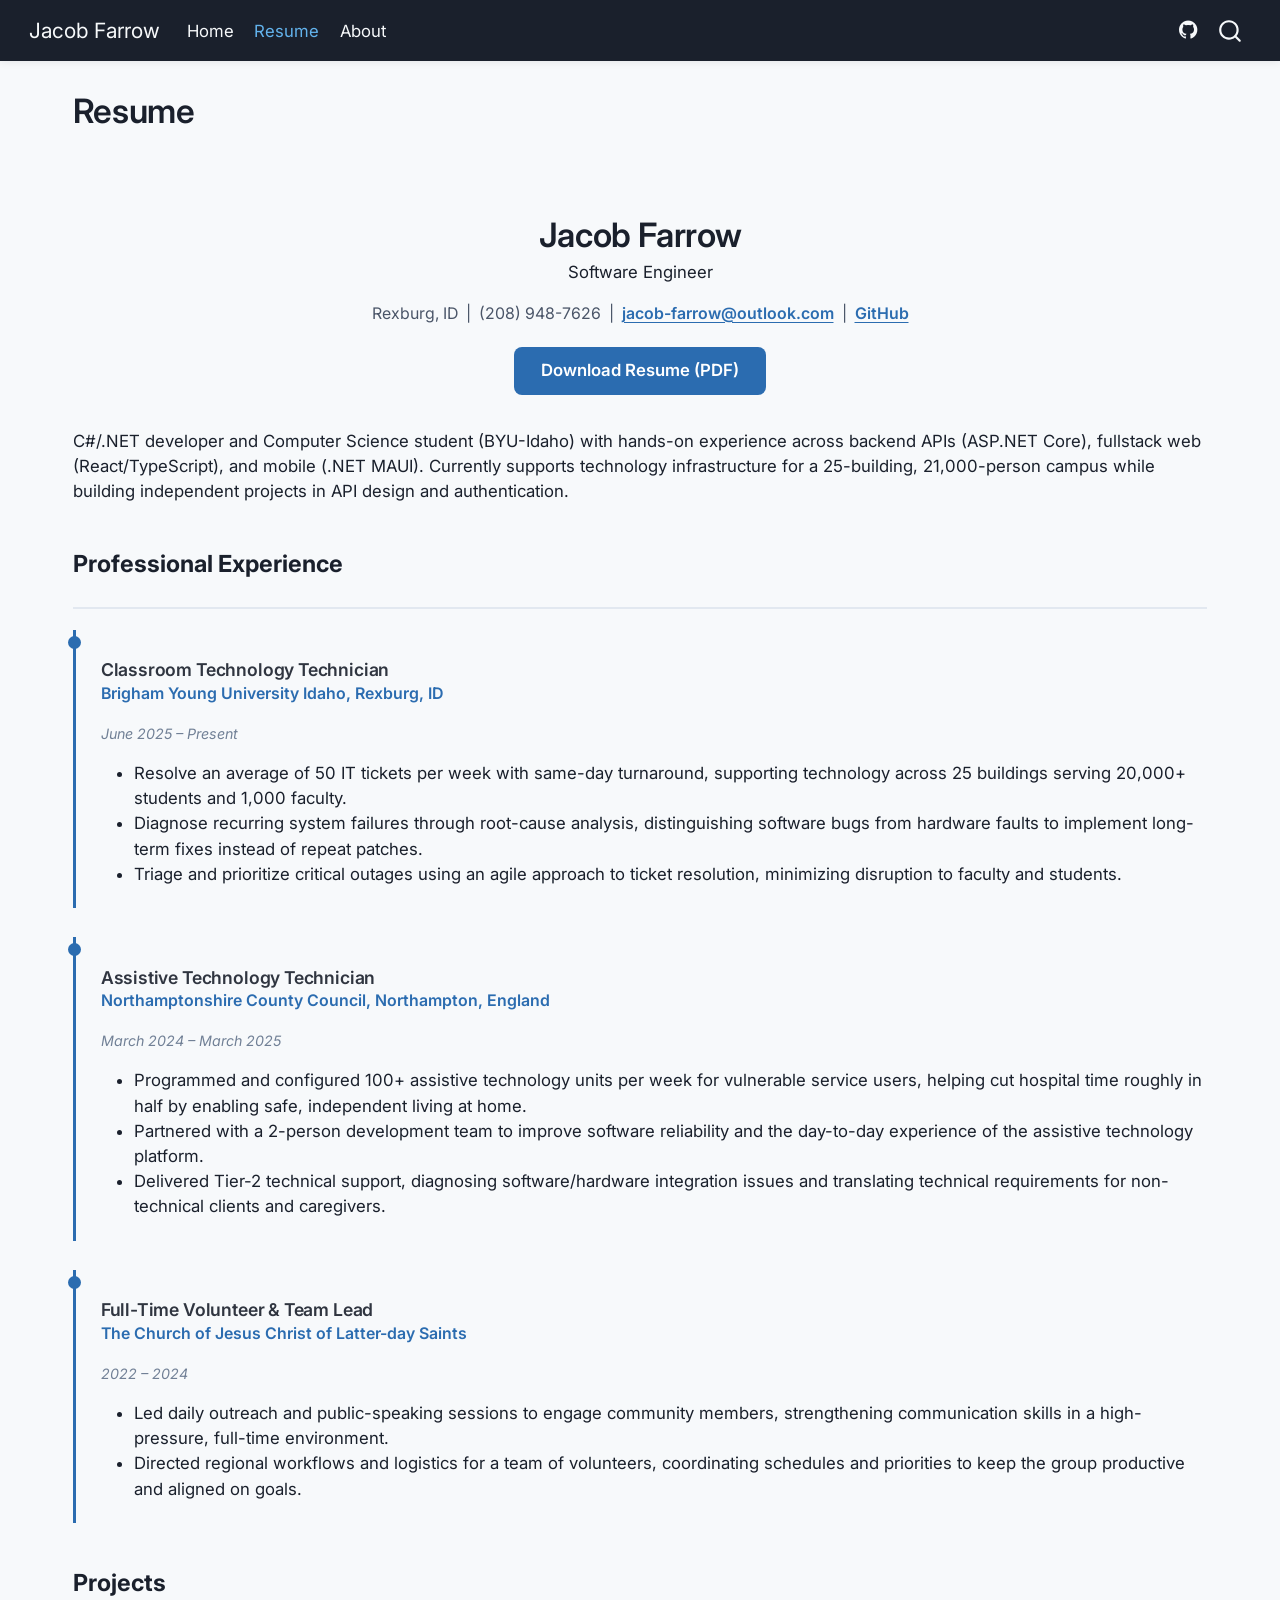
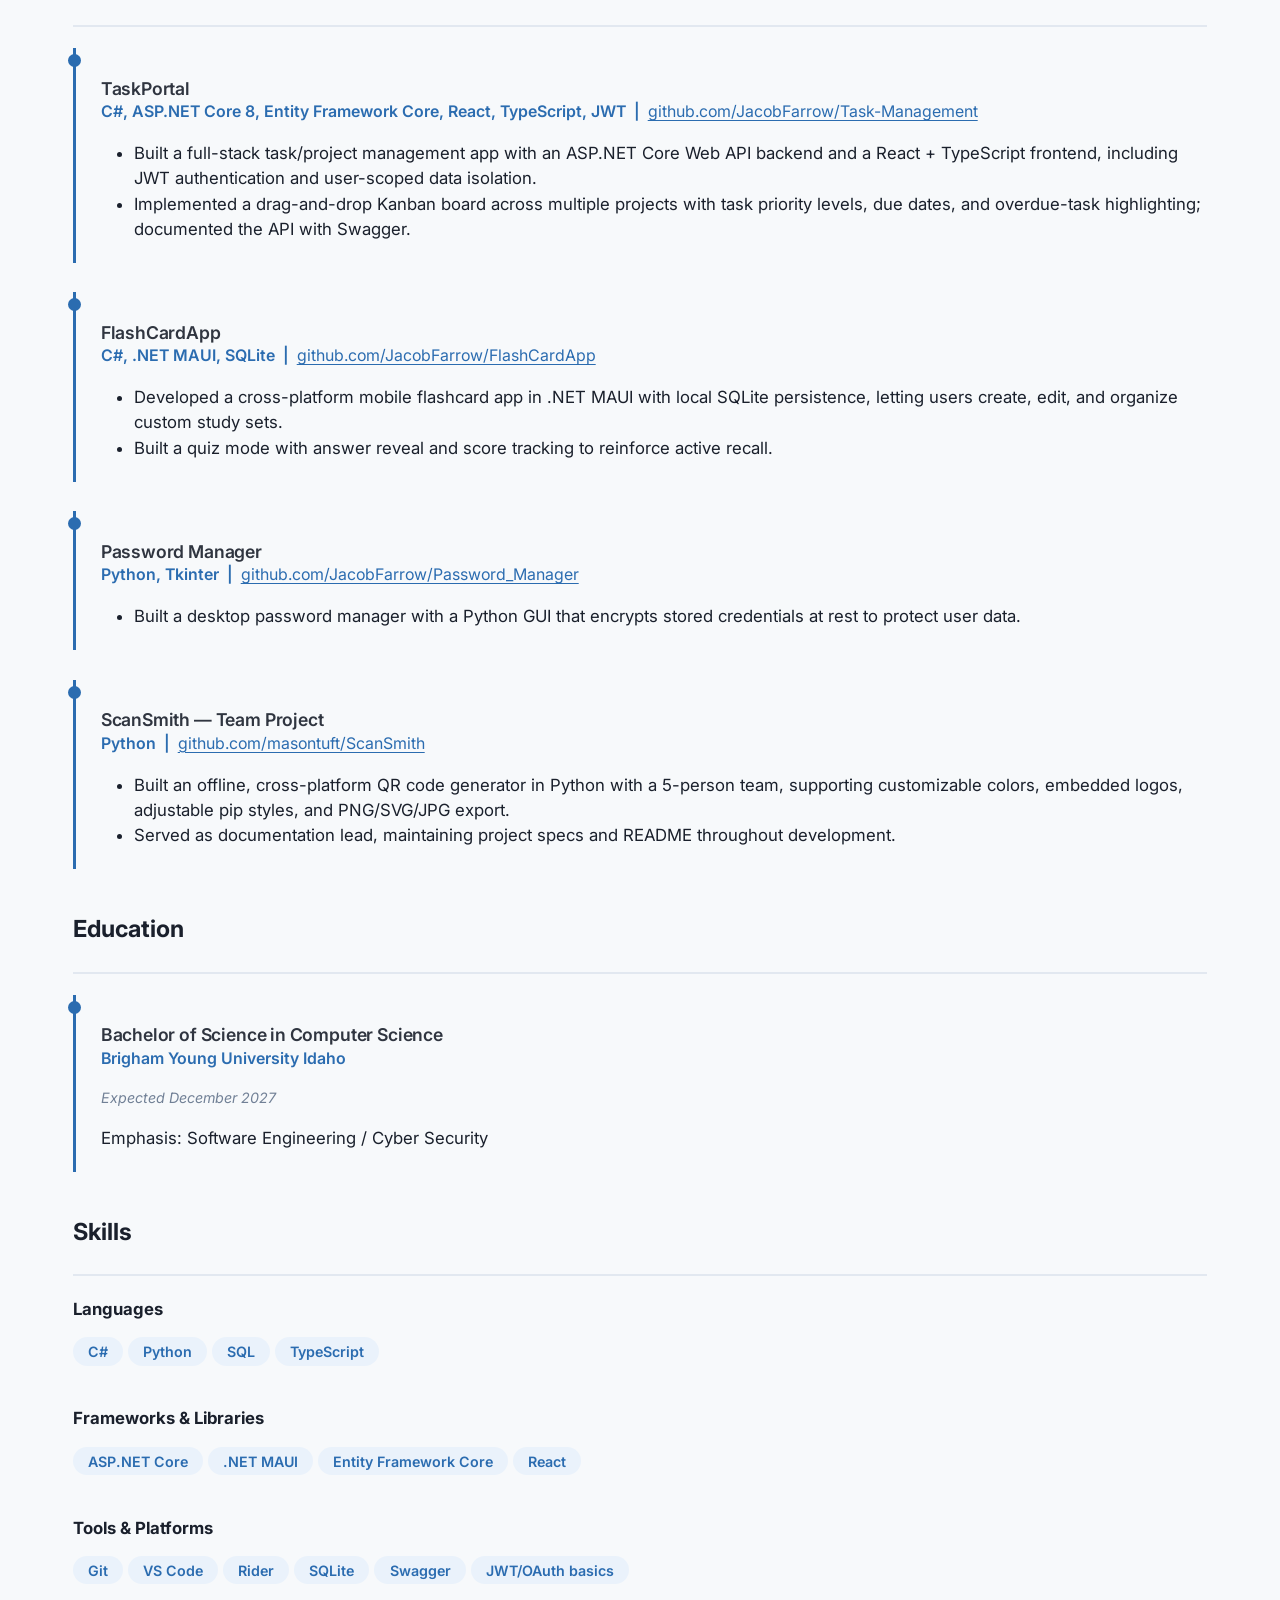
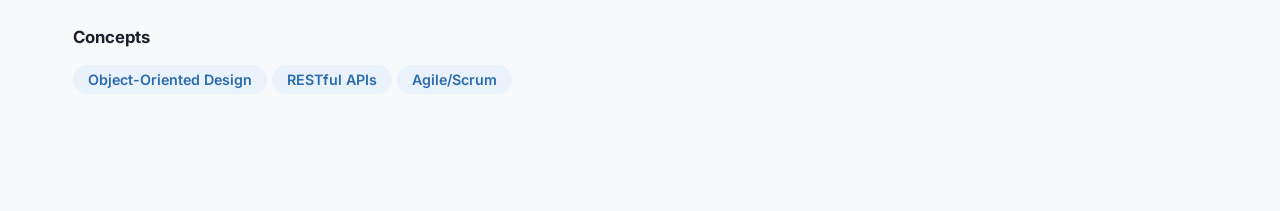
<file: docs/resume.html>
<!DOCTYPE html>
<html xmlns="http://www.w3.org/1999/xhtml" lang="en" xml:lang="en"><head>

<meta charset="utf-8">
<meta name="generator" content="quarto-1.9.37">

<meta name="viewport" content="width=device-width, initial-scale=1.0, user-scalable=yes">


<title>Resume – Jacob Farrow</title>
<style>
/* Default styles provided by pandoc.
** See https://pandoc.org/MANUAL.html#variables-for-html for config info.
*/
code{white-space: pre-wrap;}
span.smallcaps{font-variant: small-caps;}
div.columns{display: flex; gap: min(4vw, 1.5em);}
div.column{flex: auto; overflow-x: auto;}
div.hanging-indent{margin-left: 1.5em; text-indent: -1.5em;}
ul.task-list{list-style: none;}
ul.task-list li input[type="checkbox"] {
  width: 0.8em;
  margin: 0 0.8em 0.2em -1em; /* quarto-specific, see https://github.com/quarto-dev/quarto-cli/issues/4556 */ 
  vertical-align: middle;
}
</style>


<script src="site_libs/quarto-nav/quarto-nav.js"></script>
<script src="site_libs/quarto-nav/headroom.min.js"></script>
<script src="site_libs/clipboard/clipboard.min.js"></script>
<script src="site_libs/quarto-search/autocomplete.umd.js"></script>
<script src="site_libs/quarto-search/fuse.min.js"></script>
<script src="site_libs/quarto-search/quarto-search.js"></script>
<meta name="quarto:offset" content="./">
<script src="site_libs/quarto-html/quarto.js" type="module"></script>
<script src="site_libs/quarto-html/tabsets/tabsets.js" type="module"></script>
<script src="site_libs/quarto-html/popper.min.js"></script>
<script src="site_libs/quarto-html/tippy.umd.min.js"></script>
<script src="site_libs/quarto-html/anchor.min.js"></script>
<link href="site_libs/quarto-html/tippy.css" rel="stylesheet">
<link href="site_libs/quarto-html/quarto-syntax-highlighting-7f8f88aac4f3542376d5c11b86a4c14d.css" rel="stylesheet" id="quarto-text-highlighting-styles">
<script src="site_libs/bootstrap/bootstrap.min.js"></script>
<link href="site_libs/bootstrap/bootstrap-icons.css" rel="stylesheet">
<link href="site_libs/bootstrap/bootstrap-09eb67c47b955c81b797ca7ebdc064ea.min.css" rel="stylesheet" append-hash="true" id="quarto-bootstrap" data-mode="light">
<script id="quarto-search-options" type="application/json">{
  "location": "navbar",
  "copy-button": false,
  "collapse-after": 3,
  "panel-placement": "end",
  "type": "overlay",
  "limit": 50,
  "keyboard-shortcut": [
    "f",
    "/",
    "s"
  ],
  "show-item-context": false,
  "language": {
    "search-no-results-text": "No results",
    "search-matching-documents-text": "matching documents",
    "search-copy-link-title": "Copy link to search",
    "search-hide-matches-text": "Hide additional matches",
    "search-more-match-text": "more match in this document",
    "search-more-matches-text": "more matches in this document",
    "search-clear-button-title": "Clear",
    "search-text-placeholder": "",
    "search-detached-cancel-button-title": "Cancel",
    "search-submit-button-title": "Submit",
    "search-label": "Search"
  }
}</script>


<link rel="stylesheet" href="styles.css">
</head>

<body class="nav-fixed quarto-light">

<div id="quarto-search-results"></div>
  <header id="quarto-header" class="headroom fixed-top">
    <nav class="navbar navbar-expand-lg " data-bs-theme="dark">
      <div class="navbar-container container-fluid">
      <div class="navbar-brand-container mx-auto">
    <a class="navbar-brand" href="./index.html">
    <span class="navbar-title">Jacob Farrow</span>
    </a>
  </div>
            <div id="quarto-search" class="" title="Search"></div>
          <button class="navbar-toggler" type="button" data-bs-toggle="collapse" data-bs-target="#navbarCollapse" aria-controls="navbarCollapse" role="menu" aria-expanded="false" aria-label="Toggle navigation" onclick="if (window.quartoToggleHeadroom) { window.quartoToggleHeadroom(); }">
  <span class="navbar-toggler-icon"></span>
</button>
          <div class="collapse navbar-collapse" id="navbarCollapse">
            <ul class="navbar-nav navbar-nav-scroll me-auto">
  <li class="nav-item">
    <a class="nav-link" href="./index.html"> 
<span class="menu-text">Home</span></a>
  </li>  
  <li class="nav-item">
    <a class="nav-link active" href="./resume.html" aria-current="page"> 
<span class="menu-text">Resume</span></a>
  </li>  
  <li class="nav-item">
    <a class="nav-link" href="./about.html"> 
<span class="menu-text">About</span></a>
  </li>  
</ul>
            <ul class="navbar-nav navbar-nav-scroll ms-auto">
  <li class="nav-item compact">
    <a class="nav-link" href="https://github.com/JacobFarrow"> <i class="bi bi-github" role="img" aria-label="GitHub">
</i> 
<span class="menu-text"></span></a>
  </li>  
</ul>
          </div> <!-- /navcollapse -->
            <div class="quarto-navbar-tools">
</div>
      </div> <!-- /container-fluid -->
    </nav>
</header>
<!-- content -->
<div id="quarto-content" class="quarto-container page-columns page-rows-contents page-layout-full page-navbar">
<!-- sidebar -->
<!-- margin-sidebar -->
    
<!-- main -->
<main class="content column-page" id="quarto-document-content">

<header id="title-block-header" class="quarto-title-block default">
<div class="quarto-title">
<h1 class="title">Resume</h1>
</div>



<div class="quarto-title-meta column-page">

    
  
    
  </div>
  


</header>


<section id="jacob-farrow" class="level1 resume-header">
<h1>Jacob Farrow</h1>
<div class="hero-subtitle">
<p>Software Engineer</p>
</div>
<div class="resume-contact">
<p>Rexburg, ID &nbsp;|&nbsp; (208) 948-7626 &nbsp;|&nbsp; <a href="mailto:jacob-farrow@outlook.com">jacob-farrow@outlook.com</a> &nbsp;|&nbsp; <a href="https://github.com/JacobFarrow">GitHub</a></p>
</div>
<div class="hero-buttons resume-download">
<p><a href="files/Jacob_Farrow_Resume.pdf" class="btn-hero btn-hero-primary" download="Jacob_Farrow_Resume.pdf">Download Resume (PDF)</a></p>
</div>
</section>
<p>C#/.NET developer and Computer Science student (BYU-Idaho) with hands-on experience across backend APIs (ASP.NET Core), fullstack web (React/TypeScript), and mobile (.NET MAUI). Currently supports technology infrastructure for a 25-building, 21,000-person campus while building independent projects in API design and authentication.</p>
<div class="section-title">
<p>Professional Experience</p>
</div>
<section id="classroom-technology-technician" class="level3 timeline-item">
<h3 class="anchored" data-anchor-id="classroom-technology-technician">Classroom Technology Technician</h3>
<div class="timeline-role">
<p>Brigham Young University Idaho, Rexburg, ID</p>
</div>
<div class="timeline-date">
<p>June 2025 – Present</p>
</div>
<ul>
<li>Resolve an average of 50 IT tickets per week with same-day turnaround, supporting technology across 25 buildings serving 20,000+ students and 1,000 faculty.</li>
<li>Diagnose recurring system failures through root-cause analysis, distinguishing software bugs from hardware faults to implement long-term fixes instead of repeat patches.</li>
<li>Triage and prioritize critical outages using an agile approach to ticket resolution, minimizing disruption to faculty and students.</li>
</ul>
</section>
<section id="assistive-technology-technician" class="level3 timeline-item">
<h3 class="anchored" data-anchor-id="assistive-technology-technician">Assistive Technology Technician</h3>
<div class="timeline-role">
<p>Northamptonshire County Council, Northampton, England</p>
</div>
<div class="timeline-date">
<p>March 2024 – March 2025</p>
</div>
<ul>
<li>Programmed and configured 100+ assistive technology units per week for vulnerable service users, helping cut hospital time roughly in half by enabling safe, independent living at home.</li>
<li>Partnered with a 2-person development team to improve software reliability and the day-to-day experience of the assistive technology platform.</li>
<li>Delivered Tier-2 technical support, diagnosing software/hardware integration issues and translating technical requirements for non-technical clients and caregivers.</li>
</ul>
</section>
<section id="full-time-volunteer-team-lead" class="level3 timeline-item">
<h3 class="anchored" data-anchor-id="full-time-volunteer-team-lead">Full-Time Volunteer &amp; Team Lead</h3>
<div class="timeline-role">
<p>The Church of Jesus Christ of Latter-day Saints</p>
</div>
<div class="timeline-date">
<p>2022 – 2024</p>
</div>
<ul>
<li>Led daily outreach and public-speaking sessions to engage community members, strengthening communication skills in a high-pressure, full-time environment.</li>
<li>Directed regional workflows and logistics for a team of volunteers, coordinating schedules and priorities to keep the group productive and aligned on goals.</li>
</ul>
</section>
<div class="section-title">
<p>Projects</p>
</div>
<section id="taskportal" class="level3 timeline-item">
<h3 class="anchored" data-anchor-id="taskportal">TaskPortal</h3>
<div class="timeline-role">
<p>C#, ASP.NET Core 8, Entity Framework Core, React, TypeScript, JWT &nbsp;|&nbsp; <a href="https://github.com/JacobFarrow/Task-Management">github.com/JacobFarrow/Task-Management</a></p>
</div>
<ul>
<li>Built a full-stack task/project management app with an ASP.NET Core Web API backend and a React + TypeScript frontend, including JWT authentication and user-scoped data isolation.</li>
<li>Implemented a drag-and-drop Kanban board across multiple projects with task priority levels, due dates, and overdue-task highlighting; documented the API with Swagger.</li>
</ul>
</section>
<section id="flashcardapp" class="level3 timeline-item">
<h3 class="anchored" data-anchor-id="flashcardapp">FlashCardApp</h3>
<div class="timeline-role">
<p>C#, .NET MAUI, SQLite &nbsp;|&nbsp; <a href="https://github.com/JacobFarrow/FlashCardApp">github.com/JacobFarrow/FlashCardApp</a></p>
</div>
<ul>
<li>Developed a cross-platform mobile flashcard app in .NET MAUI with local SQLite persistence, letting users create, edit, and organize custom study sets.</li>
<li>Built a quiz mode with answer reveal and score tracking to reinforce active recall.</li>
</ul>
</section>
<section id="password-manager" class="level3 timeline-item">
<h3 class="anchored" data-anchor-id="password-manager">Password Manager</h3>
<div class="timeline-role">
<p>Python, Tkinter &nbsp;|&nbsp; <a href="https://github.com/JacobFarrow/Password_Manager">github.com/JacobFarrow/Password_Manager</a></p>
</div>
<ul>
<li>Built a desktop password manager with a Python GUI that encrypts stored credentials at rest to protect user data.</li>
</ul>
</section>
<section id="scansmith-team-project" class="level3 timeline-item">
<h3 class="anchored" data-anchor-id="scansmith-team-project">ScanSmith — Team Project</h3>
<div class="timeline-role">
<p>Python &nbsp;|&nbsp; <a href="https://github.com/masontuft/ScanSmith">github.com/masontuft/ScanSmith</a></p>
</div>
<ul>
<li>Built an offline, cross-platform QR code generator in Python with a 5-person team, supporting customizable colors, embedded logos, adjustable pip styles, and PNG/SVG/JPG export.</li>
<li>Served as documentation lead, maintaining project specs and README throughout development.</li>
</ul>
</section>
<div class="section-title">
<p>Education</p>
</div>
<section id="bachelor-of-science-in-computer-science" class="level3 timeline-item">
<h3 class="anchored" data-anchor-id="bachelor-of-science-in-computer-science">Bachelor of Science in Computer Science</h3>
<div class="timeline-role">
<p>Brigham Young University Idaho</p>
</div>
<div class="timeline-date">
<p>Expected December 2027</p>
</div>
<p>Emphasis: Software Engineering / Cyber Security</p>
</section>
<div class="section-title">
<p>Skills</p>
</div>
<p><strong>Languages</strong></p>
<div class="badge-row">
<p><span class="skill-badge">C#</span> <span class="skill-badge">Python</span> <span class="skill-badge">SQL</span> <span class="skill-badge">TypeScript</span></p>
</div>
<p><strong>Frameworks &amp; Libraries</strong></p>
<div class="badge-row">
<p><span class="skill-badge">ASP.NET Core</span> <span class="skill-badge">.NET MAUI</span> <span class="skill-badge">Entity Framework Core</span> <span class="skill-badge">React</span></p>
</div>
<p><strong>Tools &amp; Platforms</strong></p>
<div class="badge-row">
<p><span class="skill-badge">Git</span> <span class="skill-badge">VS Code</span> <span class="skill-badge">Rider</span> <span class="skill-badge">SQLite</span> <span class="skill-badge">Swagger</span> <span class="skill-badge">JWT/OAuth basics</span></p>
</div>
<p><strong>Concepts</strong></p>
<div class="badge-row">
<p><span class="skill-badge">Object-Oriented Design</span> <span class="skill-badge">RESTful APIs</span> <span class="skill-badge">Agile/Scrum</span></p>
</div>



</main> <!-- /main -->
<script id="quarto-html-after-body" type="application/javascript">
  window.document.addEventListener("DOMContentLoaded", function (event) {
    const icon = "";
    const anchorJS = new window.AnchorJS();
    anchorJS.options = {
      placement: 'right',
      icon: icon
    };
    anchorJS.add('.anchored');
    const isCodeAnnotation = (el) => {
      for (const clz of el.classList) {
        if (clz.startsWith('code-annotation-')) {                     
          return true;
        }
      }
      return false;
    }
    const onCopySuccess = function(e) {
      // button target
      const button = e.trigger;
      // don't keep focus
      button.blur();
      // flash "checked"
      button.classList.add('code-copy-button-checked');
      var currentTitle = button.getAttribute("title");
      button.setAttribute("title", "Copied!");
      let tooltip;
      if (window.bootstrap) {
        button.setAttribute("data-bs-toggle", "tooltip");
        button.setAttribute("data-bs-placement", "left");
        button.setAttribute("data-bs-title", "Copied!");
        tooltip = new bootstrap.Tooltip(button, 
          { trigger: "manual", 
            customClass: "code-copy-button-tooltip",
            offset: [0, -8]});
        tooltip.show();    
      }
      setTimeout(function() {
        if (tooltip) {
          tooltip.hide();
          button.removeAttribute("data-bs-title");
          button.removeAttribute("data-bs-toggle");
          button.removeAttribute("data-bs-placement");
        }
        button.setAttribute("title", currentTitle);
        button.classList.remove('code-copy-button-checked');
      }, 1000);
      // clear code selection
      e.clearSelection();
    }
    const getTextToCopy = function(trigger) {
      const outerScaffold = trigger.parentElement.cloneNode(true);
      const codeEl = outerScaffold.querySelector('code');
      for (const childEl of codeEl.children) {
        if (isCodeAnnotation(childEl)) {
          childEl.remove();
        }
      }
      return codeEl.innerText;
    }
    const clipboard = new window.ClipboardJS('.code-copy-button:not([data-in-quarto-modal])', {
      text: getTextToCopy
    });
    clipboard.on('success', onCopySuccess);
    if (window.document.getElementById('quarto-embedded-source-code-modal')) {
      const clipboardModal = new window.ClipboardJS('.code-copy-button[data-in-quarto-modal]', {
        text: getTextToCopy,
        container: window.document.getElementById('quarto-embedded-source-code-modal')
      });
      clipboardModal.on('success', onCopySuccess);
    }
      var localhostRegex = new RegExp(/^(?:http|https):\/\/localhost\:?[0-9]*\//);
      var mailtoRegex = new RegExp(/^mailto:/);
        var filterRegex = new RegExp('/' + window.location.host + '/');
      var isInternal = (href) => {
          return filterRegex.test(href) || localhostRegex.test(href) || mailtoRegex.test(href);
      }
      // Inspect non-navigation links and adorn them if external
     var links = window.document.querySelectorAll('a[href]:not(.nav-link):not(.navbar-brand):not(.toc-action):not(.sidebar-link):not(.sidebar-item-toggle):not(.pagination-link):not(.no-external):not([aria-hidden]):not(.dropdown-item):not(.quarto-navigation-tool):not(.about-link)');
      for (var i=0; i<links.length; i++) {
        const link = links[i];
        if (!isInternal(link.href)) {
          // undo the damage that might have been done by quarto-nav.js in the case of
          // links that we want to consider external
          if (link.dataset.originalHref !== undefined) {
            link.href = link.dataset.originalHref;
          }
        }
      }
    function tippyHover(el, contentFn, onTriggerFn, onUntriggerFn) {
      const config = {
        allowHTML: true,
        maxWidth: 500,
        delay: 100,
        arrow: false,
        appendTo: function(el) {
            return el.parentElement;
        },
        interactive: true,
        interactiveBorder: 10,
        theme: 'quarto',
        placement: 'bottom-start',
      };
      if (contentFn) {
        config.content = contentFn;
      }
      if (onTriggerFn) {
        config.onTrigger = onTriggerFn;
      }
      if (onUntriggerFn) {
        config.onUntrigger = onUntriggerFn;
      }
      window.tippy(el, config); 
    }
    const noterefs = window.document.querySelectorAll('a[role="doc-noteref"]');
    for (var i=0; i<noterefs.length; i++) {
      const ref = noterefs[i];
      tippyHover(ref, function() {
        // use id or data attribute instead here
        let href = ref.getAttribute('data-footnote-href') || ref.getAttribute('href');
        try { href = new URL(href).hash; } catch {}
        const id = href.replace(/^#\/?/, "");
        const note = window.document.getElementById(id);
        if (note) {
          return note.innerHTML;
        } else {
          return "";
        }
      });
    }
    const xrefs = window.document.querySelectorAll('a.quarto-xref');
    const processXRef = (id, note) => {
      // Strip column container classes
      const stripColumnClz = (el) => {
        el.classList.remove("page-full", "page-columns");
        if (el.children) {
          for (const child of el.children) {
            stripColumnClz(child);
          }
        }
      }
      stripColumnClz(note)
      if (id === null || id.startsWith('sec-')) {
        // Special case sections, only their first couple elements
        const container = document.createElement("div");
        if (note.children && note.children.length > 2) {
          container.appendChild(note.children[0].cloneNode(true));
          for (let i = 1; i < note.children.length; i++) {
            const child = note.children[i];
            if (child.tagName === "P" && child.innerText === "") {
              continue;
            } else {
              container.appendChild(child.cloneNode(true));
              break;
            }
          }
          if (window.Quarto?.typesetMath) {
            window.Quarto.typesetMath(container);
          }
          return container.innerHTML
        } else {
          if (window.Quarto?.typesetMath) {
            window.Quarto.typesetMath(note);
          }
          return note.innerHTML;
        }
      } else {
        // Remove any anchor links if they are present
        const anchorLink = note.querySelector('a.anchorjs-link');
        if (anchorLink) {
          anchorLink.remove();
        }
        if (window.Quarto?.typesetMath) {
          window.Quarto.typesetMath(note);
        }
        if (note.classList.contains("callout")) {
          return note.outerHTML;
        } else {
          return note.innerHTML;
        }
      }
    }
    for (var i=0; i<xrefs.length; i++) {
      const xref = xrefs[i];
      tippyHover(xref, undefined, function(instance) {
        instance.disable();
        let url = xref.getAttribute('href');
        let hash = undefined; 
        if (url.startsWith('#')) {
          hash = url;
        } else {
          try { hash = new URL(url).hash; } catch {}
        }
        if (hash) {
          const id = hash.replace(/^#\/?/, "");
          const note = window.document.getElementById(id);
          if (note !== null) {
            try {
              const html = processXRef(id, note.cloneNode(true));
              instance.setContent(html);
            } finally {
              instance.enable();
              instance.show();
            }
          } else {
            // See if we can fetch this
            fetch(url.split('#')[0])
            .then(res => res.text())
            .then(html => {
              const parser = new DOMParser();
              const htmlDoc = parser.parseFromString(html, "text/html");
              const note = htmlDoc.getElementById(id);
              if (note !== null) {
                const html = processXRef(id, note);
                instance.setContent(html);
              } 
            }).finally(() => {
              instance.enable();
              instance.show();
            });
          }
        } else {
          // See if we can fetch a full url (with no hash to target)
          // This is a special case and we should probably do some content thinning / targeting
          fetch(url)
          .then(res => res.text())
          .then(html => {
            const parser = new DOMParser();
            const htmlDoc = parser.parseFromString(html, "text/html");
            const note = htmlDoc.querySelector('main.content');
            if (note !== null) {
              // This should only happen for chapter cross references
              // (since there is no id in the URL)
              // remove the first header
              if (note.children.length > 0 && note.children[0].tagName === "HEADER") {
                note.children[0].remove();
              }
              const html = processXRef(null, note);
              instance.setContent(html);
            } 
          }).finally(() => {
            instance.enable();
            instance.show();
          });
        }
      }, function(instance) {
      });
    }
        let selectedAnnoteEl;
        const selectorForAnnotation = ( cell, annotation) => {
          let cellAttr = 'data-code-cell="' + cell + '"';
          let lineAttr = 'data-code-annotation="' +  annotation + '"';
          const selector = 'span[' + cellAttr + '][' + lineAttr + ']';
          return selector;
        }
        const selectCodeLines = (annoteEl) => {
          const doc = window.document;
          const targetCell = annoteEl.getAttribute("data-target-cell");
          const targetAnnotation = annoteEl.getAttribute("data-target-annotation");
          const annoteSpan = window.document.querySelector(selectorForAnnotation(targetCell, targetAnnotation));
          const lines = annoteSpan.getAttribute("data-code-lines").split(",");
          const lineIds = lines.map((line) => {
            return targetCell + "-" + line;
          })
          let top = null;
          let height = null;
          let parent = null;
          if (lineIds.length > 0) {
              //compute the position of the single el (top and bottom and make a div)
              const el = window.document.getElementById(lineIds[0]);
              top = el.offsetTop;
              height = el.offsetHeight;
              parent = el.parentElement.parentElement;
            if (lineIds.length > 1) {
              const lastEl = window.document.getElementById(lineIds[lineIds.length - 1]);
              const bottom = lastEl.offsetTop + lastEl.offsetHeight;
              height = bottom - top;
            }
            if (top !== null && height !== null && parent !== null) {
              // cook up a div (if necessary) and position it 
              let div = window.document.getElementById("code-annotation-line-highlight");
              if (div === null) {
                div = window.document.createElement("div");
                div.setAttribute("id", "code-annotation-line-highlight");
                div.style.position = 'absolute';
                parent.appendChild(div);
              }
              div.style.top = top - 2 + "px";
              div.style.height = height + 4 + "px";
              div.style.left = 0;
              let gutterDiv = window.document.getElementById("code-annotation-line-highlight-gutter");
              if (gutterDiv === null) {
                gutterDiv = window.document.createElement("div");
                gutterDiv.setAttribute("id", "code-annotation-line-highlight-gutter");
                gutterDiv.style.position = 'absolute';
                const codeCell = window.document.getElementById(targetCell);
                const gutter = codeCell.querySelector('.code-annotation-gutter');
                gutter.appendChild(gutterDiv);
              }
              gutterDiv.style.top = top - 2 + "px";
              gutterDiv.style.height = height + 4 + "px";
            }
            selectedAnnoteEl = annoteEl;
          }
        };
        const unselectCodeLines = () => {
          const elementsIds = ["code-annotation-line-highlight", "code-annotation-line-highlight-gutter"];
          elementsIds.forEach((elId) => {
            const div = window.document.getElementById(elId);
            if (div) {
              div.remove();
            }
          });
          selectedAnnoteEl = undefined;
        };
          // Handle positioning of the toggle
      window.addEventListener(
        "resize",
        throttle(() => {
          elRect = undefined;
          if (selectedAnnoteEl) {
            selectCodeLines(selectedAnnoteEl);
          }
        }, 10)
      );
      function throttle(fn, ms) {
      let throttle = false;
      let timer;
        return (...args) => {
          if(!throttle) { // first call gets through
              fn.apply(this, args);
              throttle = true;
          } else { // all the others get throttled
              if(timer) clearTimeout(timer); // cancel #2
              timer = setTimeout(() => {
                fn.apply(this, args);
                timer = throttle = false;
              }, ms);
          }
        };
      }
        // Attach click handler to the DT
        const annoteDls = window.document.querySelectorAll('dt[data-target-cell]');
        for (const annoteDlNode of annoteDls) {
          annoteDlNode.addEventListener('click', (event) => {
            const clickedEl = event.target;
            if (clickedEl !== selectedAnnoteEl) {
              unselectCodeLines();
              const activeEl = window.document.querySelector('dt[data-target-cell].code-annotation-active');
              if (activeEl) {
                activeEl.classList.remove('code-annotation-active');
              }
              selectCodeLines(clickedEl);
              clickedEl.classList.add('code-annotation-active');
            } else {
              // Unselect the line
              unselectCodeLines();
              clickedEl.classList.remove('code-annotation-active');
            }
          });
        }
    const findCites = (el) => {
      const parentEl = el.parentElement;
      if (parentEl) {
        const cites = parentEl.dataset.cites;
        if (cites) {
          return {
            el,
            cites: cites.split(' ')
          };
        } else {
          return findCites(el.parentElement)
        }
      } else {
        return undefined;
      }
    };
    var bibliorefs = window.document.querySelectorAll('a[role="doc-biblioref"]');
    for (var i=0; i<bibliorefs.length; i++) {
      const ref = bibliorefs[i];
      const citeInfo = findCites(ref);
      if (citeInfo) {
        tippyHover(citeInfo.el, function() {
          var popup = window.document.createElement('div');
          citeInfo.cites.forEach(function(cite) {
            var citeDiv = window.document.createElement('div');
            citeDiv.classList.add('hanging-indent');
            citeDiv.classList.add('csl-entry');
            var biblioDiv = window.document.getElementById('ref-' + cite);
            if (biblioDiv) {
              citeDiv.innerHTML = biblioDiv.innerHTML;
            }
            popup.appendChild(citeDiv);
          });
          return popup.innerHTML;
        });
      }
    }
  });
  </script>
</div> <!-- /content -->




</body></html>
</file>
<file: docs/site_libs/quarto-html/tippy.css>
.tippy-box[data-animation=fade][data-state=hidden]{opacity:0}[data-tippy-root]{max-width:calc(100vw - 10px)}.tippy-box{position:relative;background-color:#333;color:#fff;border-radius:4px;font-size:14px;line-height:1.4;white-space:normal;outline:0;transition-property:transform,visibility,opacity}.tippy-box[data-placement^=top]>.tippy-arrow{bottom:0}.tippy-box[data-placement^=top]>.tippy-arrow:before{bottom:-7px;left:0;border-width:8px 8px 0;border-top-color:initial;transform-origin:center top}.tippy-box[data-placement^=bottom]>.tippy-arrow{top:0}.tippy-box[data-placement^=bottom]>.tippy-arrow:before{top:-7px;left:0;border-width:0 8px 8px;border-bottom-color:initial;transform-origin:center bottom}.tippy-box[data-placement^=left]>.tippy-arrow{right:0}.tippy-box[data-placement^=left]>.tippy-arrow:before{border-width:8px 0 8px 8px;border-left-color:initial;right:-7px;transform-origin:center left}.tippy-box[data-placement^=right]>.tippy-arrow{left:0}.tippy-box[data-placement^=right]>.tippy-arrow:before{left:-7px;border-width:8px 8px 8px 0;border-right-color:initial;transform-origin:center right}.tippy-box[data-inertia][data-state=visible]{transition-timing-function:cubic-bezier(.54,1.5,.38,1.11)}.tippy-arrow{width:16px;height:16px;color:#333}.tippy-arrow:before{content:"";position:absolute;border-color:transparent;border-style:solid}.tippy-content{position:relative;padding:5px 9px;z-index:1}
</file>
<file: docs/site_libs/quarto-html/quarto-syntax-highlighting-7f8f88aac4f3542376d5c11b86a4c14d.css>
/* quarto syntax highlight colors */
:root {
  --quarto-hl-ot-color: #003B4F;
  --quarto-hl-at-color: #657422;
  --quarto-hl-ss-color: #20794D;
  --quarto-hl-an-color: #5E5E5E;
  --quarto-hl-fu-color: #4758AB;
  --quarto-hl-st-color: #20794D;
  --quarto-hl-cf-color: #003B4F;
  --quarto-hl-op-color: #5E5E5E;
  --quarto-hl-er-color: #AD0000;
  --quarto-hl-bn-color: #AD0000;
  --quarto-hl-al-color: #AD0000;
  --quarto-hl-va-color: #111111;
  --quarto-hl-bu-color: inherit;
  --quarto-hl-ex-color: inherit;
  --quarto-hl-pp-color: #AD0000;
  --quarto-hl-in-color: #5E5E5E;
  --quarto-hl-vs-color: #20794D;
  --quarto-hl-wa-color: #5E5E5E;
  --quarto-hl-do-color: #5E5E5E;
  --quarto-hl-im-color: #00769E;
  --quarto-hl-ch-color: #20794D;
  --quarto-hl-dt-color: #AD0000;
  --quarto-hl-fl-color: #AD0000;
  --quarto-hl-co-color: #5E5E5E;
  --quarto-hl-cv-color: #5E5E5E;
  --quarto-hl-cn-color: #8f5902;
  --quarto-hl-sc-color: #5E5E5E;
  --quarto-hl-dv-color: #AD0000;
  --quarto-hl-kw-color: #003B4F;
}

/* other quarto variables */
:root {
  --quarto-font-monospace: SFMono-Regular, Menlo, Monaco, Consolas, "Liberation Mono", "Courier New", monospace;
}

/* syntax highlight based on Pandoc's rules */
pre > code.sourceCode > span {
  color: #003B4F;
}

code.sourceCode > span {
  color: #003B4F;
}

div.sourceCode,
div.sourceCode pre.sourceCode {
  color: #003B4F;
}

/* Normal */
code span {
  color: #003B4F;
}

/* Alert */
code span.al {
  color: #AD0000;
  font-style: inherit;
}

/* Annotation */
code span.an {
  color: #5E5E5E;
  font-style: inherit;
}

/* Attribute */
code span.at {
  color: #657422;
  font-style: inherit;
}

/* BaseN */
code span.bn {
  color: #AD0000;
  font-style: inherit;
}

/* BuiltIn */
code span.bu {
  font-style: inherit;
}

/* ControlFlow */
code span.cf {
  color: #003B4F;
  font-weight: bold;
  font-style: inherit;
}

/* Char */
code span.ch {
  color: #20794D;
  font-style: inherit;
}

/* Constant */
code span.cn {
  color: #8f5902;
  font-style: inherit;
}

/* Comment */
code span.co {
  color: #5E5E5E;
  font-style: inherit;
}

/* CommentVar */
code span.cv {
  color: #5E5E5E;
  font-style: italic;
}

/* Documentation */
code span.do {
  color: #5E5E5E;
  font-style: italic;
}

/* DataType */
code span.dt {
  color: #AD0000;
  font-style: inherit;
}

/* DecVal */
code span.dv {
  color: #AD0000;
  font-style: inherit;
}

/* Error */
code span.er {
  color: #AD0000;
  font-style: inherit;
}

/* Extension */
code span.ex {
  font-style: inherit;
}

/* Float */
code span.fl {
  color: #AD0000;
  font-style: inherit;
}

/* Function */
code span.fu {
  color: #4758AB;
  font-style: inherit;
}

/* Import */
code span.im {
  color: #00769E;
  font-style: inherit;
}

/* Information */
code span.in {
  color: #5E5E5E;
  font-style: inherit;
}

/* Keyword */
code span.kw {
  color: #003B4F;
  font-weight: bold;
  font-style: inherit;
}

/* Operator */
code span.op {
  color: #5E5E5E;
  font-style: inherit;
}

/* Other */
code span.ot {
  color: #003B4F;
  font-style: inherit;
}

/* Preprocessor */
code span.pp {
  color: #AD0000;
  font-style: inherit;
}

/* SpecialChar */
code span.sc {
  color: #5E5E5E;
  font-style: inherit;
}

/* SpecialString */
code span.ss {
  color: #20794D;
  font-style: inherit;
}

/* String */
code span.st {
  color: #20794D;
  font-style: inherit;
}

/* Variable */
code span.va {
  color: #111111;
  font-style: inherit;
}

/* VerbatimString */
code span.vs {
  color: #20794D;
  font-style: inherit;
}

/* Warning */
code span.wa {
  color: #5E5E5E;
  font-style: italic;
}

.prevent-inlining {
  content: "</";
}

/*# sourceMappingURL=789ad8cd35626ba772517505b42a116e.css.map */
</file>
<file: docs/styles.css>
/* ===== Global ===== */
@import url('https://fonts.googleapis.com/css2?family=Inter:wght@400;500;600;700;800&display=swap');

body {
  font-family: "Inter", sans-serif;
  animation: fadeIn 0.5s ease-in;
}

@keyframes fadeIn {
  from { opacity: 0; }
  to { opacity: 1; }
}

a {
  transition: color 0.15s ease, opacity 0.15s ease;
}

/* ===== Navbar ===== */
.navbar {
  box-shadow: 0 1px 8px rgba(0,0,0,0.08);
}

.navbar-nav .nav-link {
  transition: color 0.2s ease;
  position: relative;
}

.navbar-nav .nav-link:hover {
  color: #63b3ed !important;
}

/* ===== Hero section ===== */
.hero {
  padding: 5rem 1rem 4rem 1rem;
  text-align: center;
  background: linear-gradient(180deg, #eaf2fb 0%, #f7f9fb 100%);
  border-radius: 0 0 24px 24px;
  margin-bottom: 3rem;
}

.hero h1 {
  font-size: 2.75rem;
  font-weight: 800;
  margin-bottom: 0.5rem;
  color: #1a202c;
}

.hero .hero-subtitle {
  font-size: 1.3rem;
  color: #2b6cb0;
  font-weight: 600;
  margin-bottom: 1rem;
}

.hero .hero-tagline {
  font-size: 1.05rem;
  color: #4a5568;
  max-width: 640px;
  margin: 0 auto 2rem auto;
  line-height: 1.6;
}

.hero-buttons {
  display: flex;
  gap: 1rem;
  justify-content: center;
  flex-wrap: wrap;
}

.btn-hero {
  display: inline-block;
  padding: 0.7rem 1.6rem;
  border-radius: 8px;
  font-weight: 600;
  text-decoration: none;
  transition: transform 0.18s ease, box-shadow 0.18s ease;
}

.btn-hero-primary {
  background: #2b6cb0;
  color: #ffffff !important;
}

.btn-hero-outline {
  background: transparent;
  color: #2b6cb0 !important;
  border: 2px solid #2b6cb0;
}

.btn-hero:hover {
  transform: translateY(-2px);
  box-shadow: 0 8px 20px rgba(43,108,176,0.25);
}

/* ===== Cards ===== */
.card-grid {
  display: grid;
  grid-template-columns: repeat(auto-fit, minmax(240px, 1fr));
  gap: 1.5rem;
  margin: 2rem 0;
}

.info-card {
  background: #ffffff;
  border: 1px solid #e2e8f0;
  border-radius: 14px;
  padding: 1.75rem;
  transition: transform 0.2s ease, box-shadow 0.2s ease, border-color 0.2s ease;
}

.info-card:hover {
  transform: translateY(-4px);
  box-shadow: 0 12px 24px rgba(0,0,0,0.08);
  border-color: #2b6cb0;
}

.info-card h3 {
  margin-top: 0;
  font-size: 1.1rem;
  color: #1a202c;
}

.info-card p {
  color: #4a5568;
  font-size: 0.95rem;
  margin-bottom: 0;
}

.info-card .icon {
  font-size: 1.75rem;
  margin-bottom: 0.75rem;
  display: block;
}

.card-link {
  display: inline-block;
  margin-top: 0.9rem;
  color: #2b6cb0;
  font-weight: 600;
  font-size: 0.9rem;
}

/* ===== Skill badges ===== */
.badge-row {
  display: flex;
  flex-wrap: wrap;
  gap: 0.5rem;
  margin: 0.75rem 0 1.5rem 0;
}

.skill-badge {
  background: #eaf2fb;
  color: #2b6cb0;
  padding: 0.35rem 0.9rem;
  border-radius: 999px;
  font-size: 0.85rem;
  font-weight: 600;
  transition: background 0.2s ease, transform 0.2s ease;
}

.skill-badge:hover {
  background: #2b6cb0;
  color: #ffffff;
  transform: translateY(-2px);
}

/* ===== Resume / timeline ===== */
.resume-header {
  text-align: center;
  padding: 2rem 1rem 1rem 1rem;
}

.resume-header h1 {
  margin-bottom: 0.25rem;
}

.resume-contact {
  color: #4a5568;
  font-size: 0.95rem;
}

.resume-contact a {
  color: #2b6cb0;
  font-weight: 600;
}

.resume-download {
  margin-top: 1.25rem;
}

.timeline-item {
  border-left: 3px solid #2b6cb0;
  padding: 0.25rem 0 0.25rem 1.5rem;
  margin-bottom: 1.75rem;
  position: relative;
}

.timeline-item::before {
  content: "";
  position: absolute;
  left: -8px;
  top: 6px;
  width: 13px;
  height: 13px;
  border-radius: 50%;
  background: #2b6cb0;
  transition: transform 0.2s ease;
}

.timeline-item:hover::before {
  transform: scale(1.3);
}

.timeline-item h3 {
  margin-bottom: 0.1rem;
  font-size: 1.05rem;
}

.timeline-role {
  color: #2b6cb0;
  font-weight: 600;
  font-size: 0.95rem;
}

.timeline-date {
  color: #718096;
  font-size: 0.85rem;
  font-style: italic;
  margin-bottom: 0.5rem;
}

/* ===== Section headers ===== */
.section-title {
  font-size: 1.4rem;
  font-weight: 700;
  border-bottom: 2px solid #e2e8f0;
  padding-bottom: 0.5rem;
  margin-top: 2.5rem;
  margin-bottom: 1.25rem;
  color: #1a202c;
}
</file>
